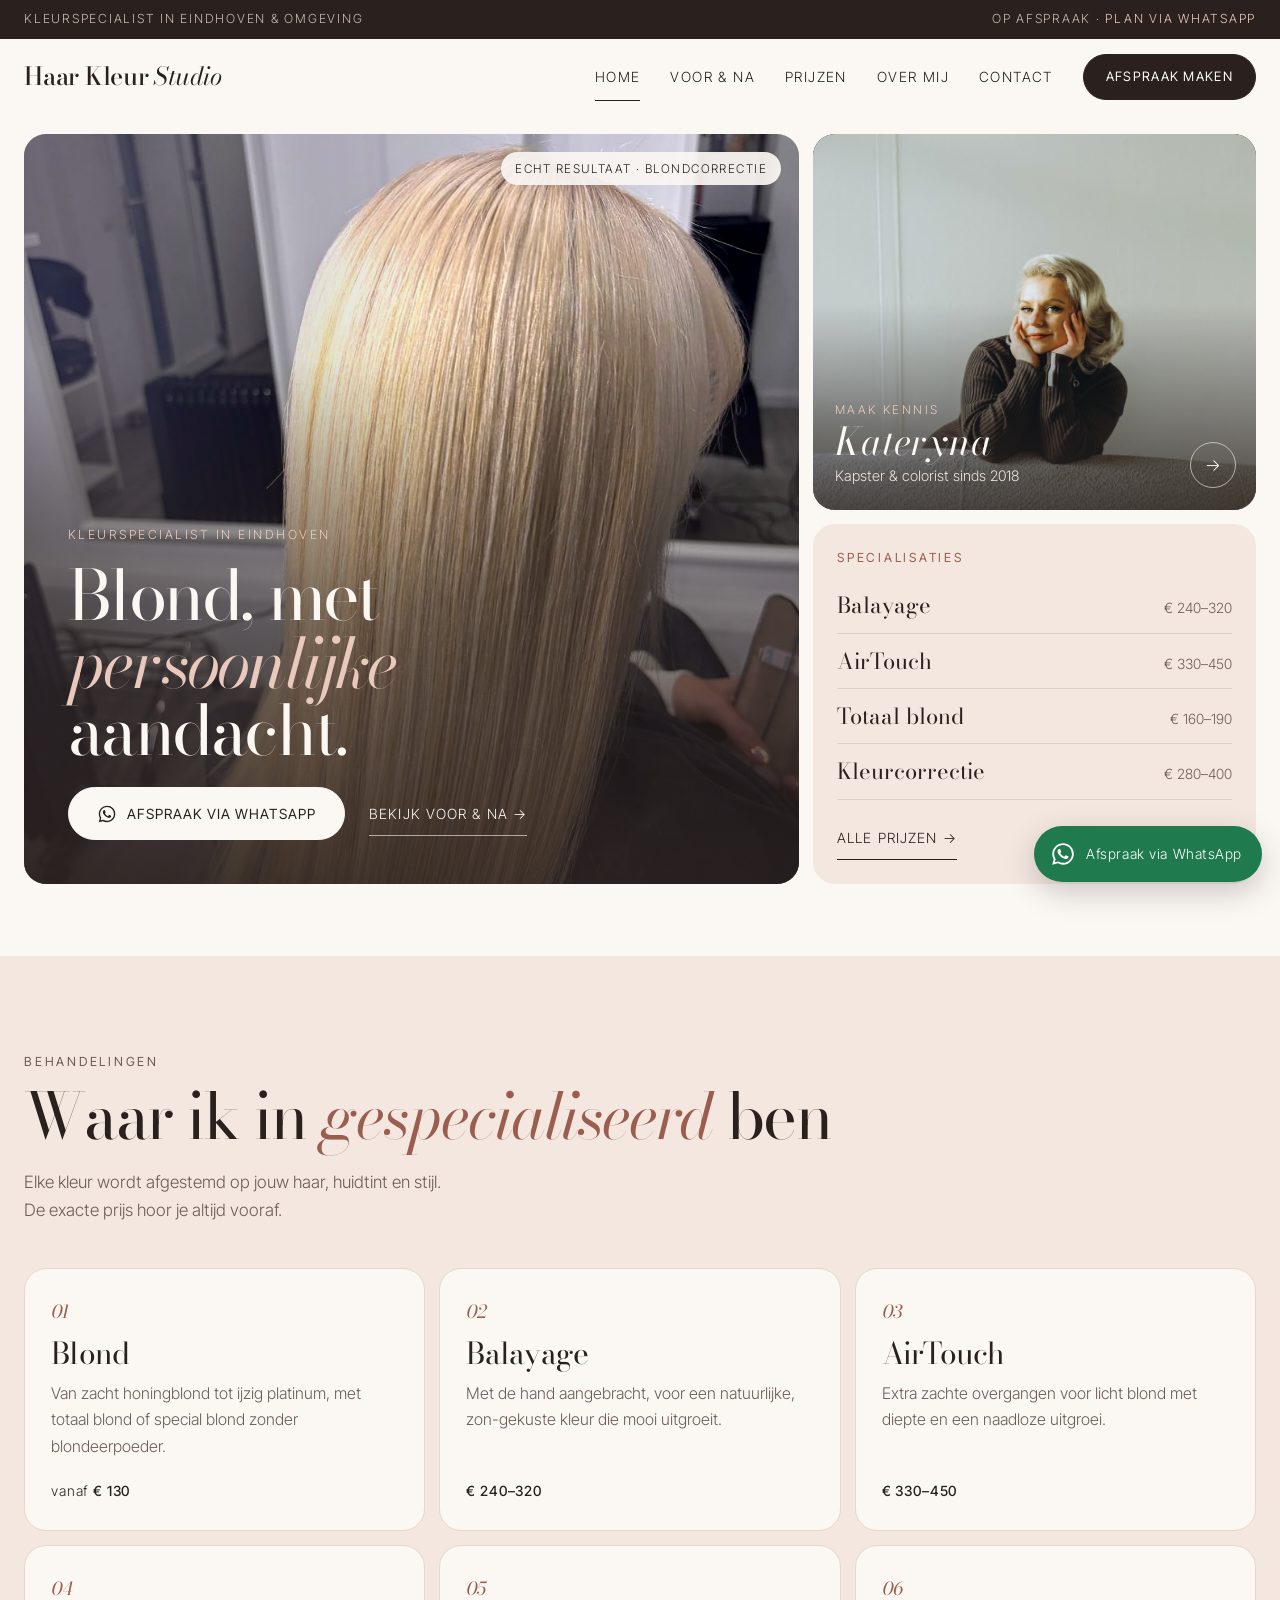
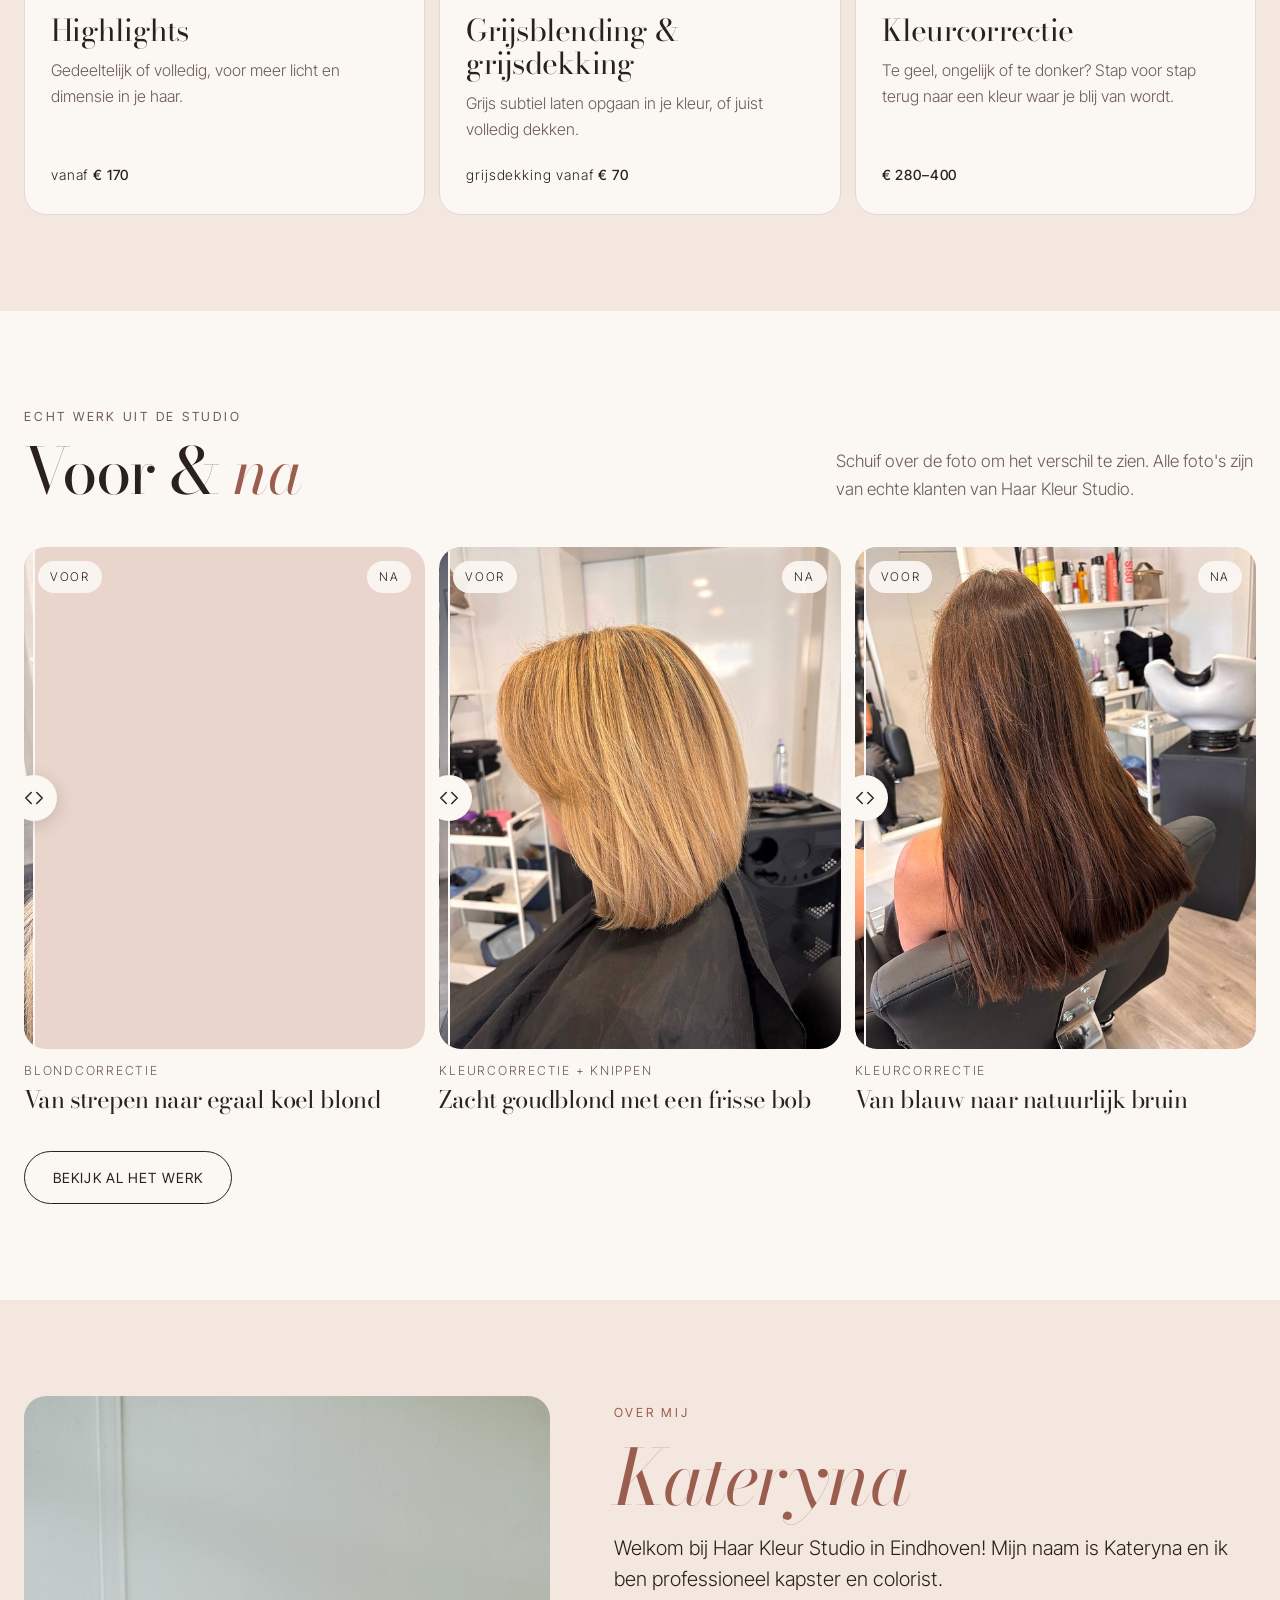
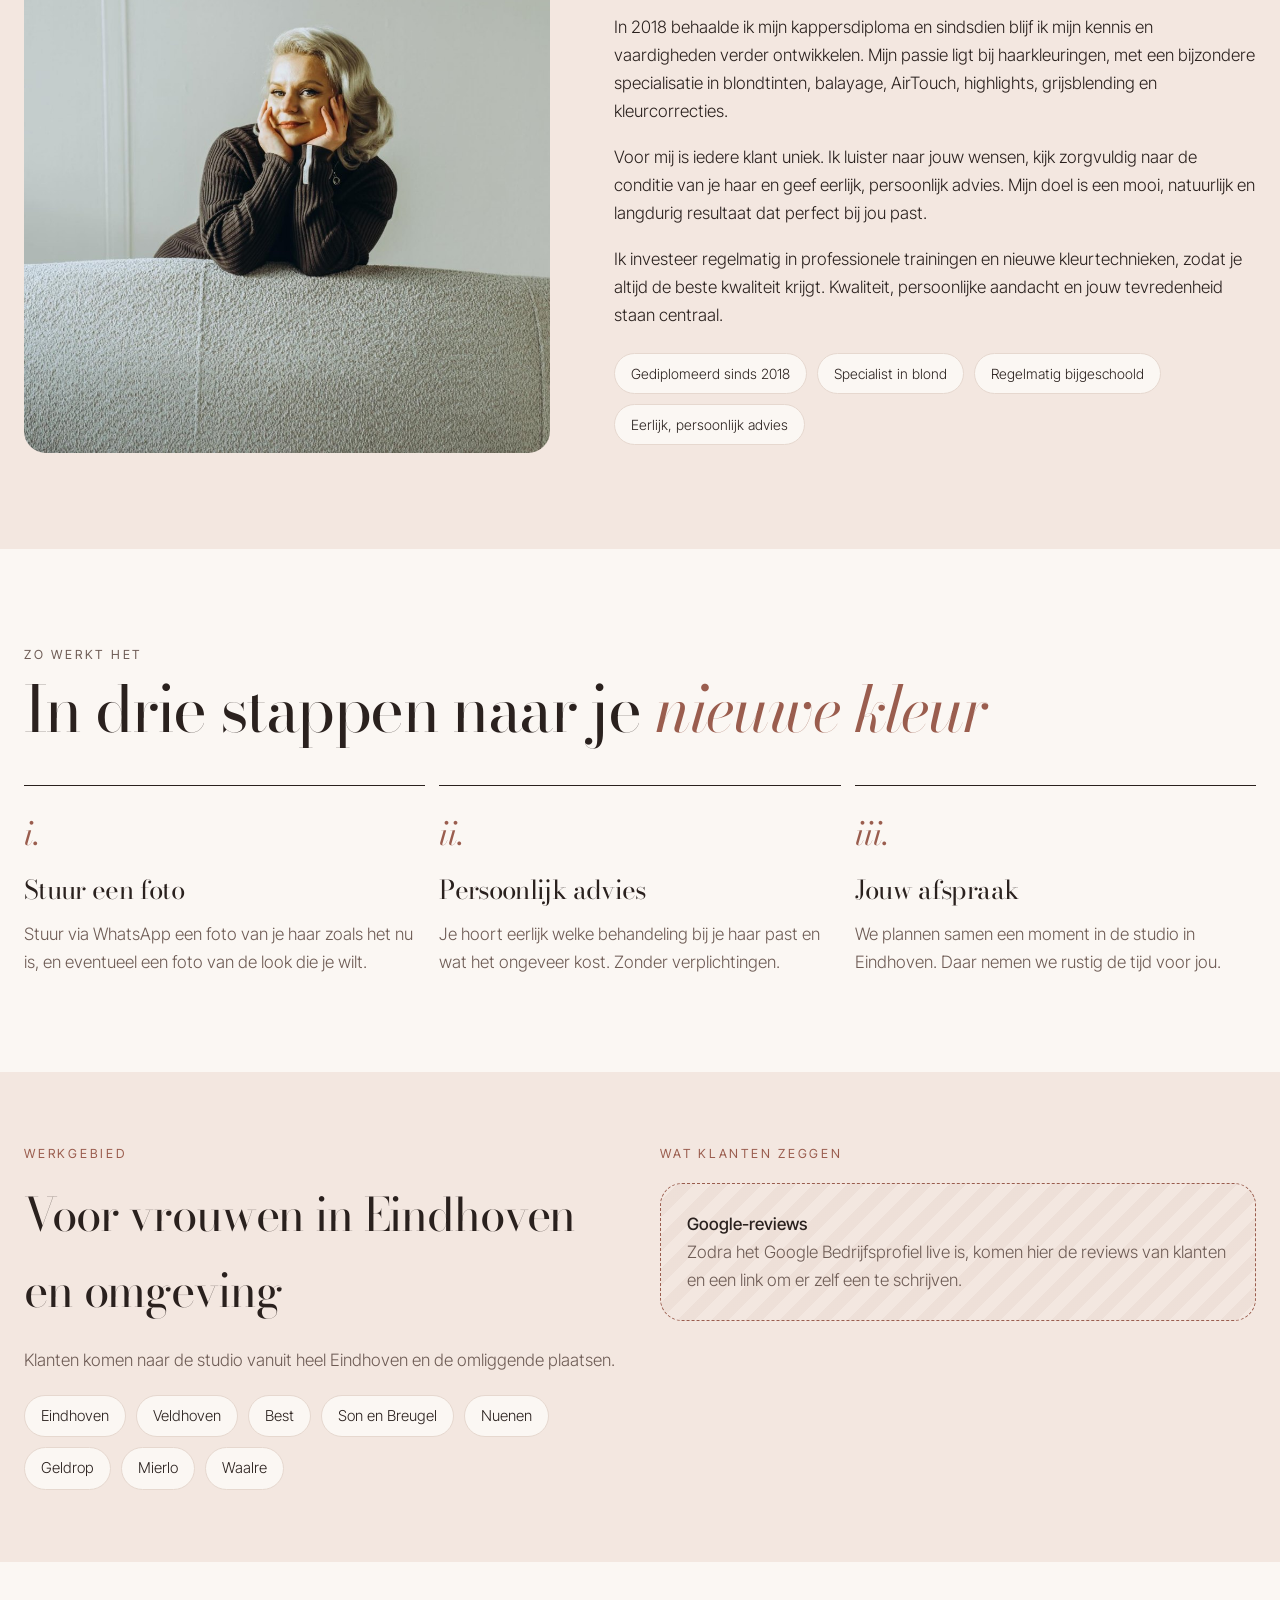
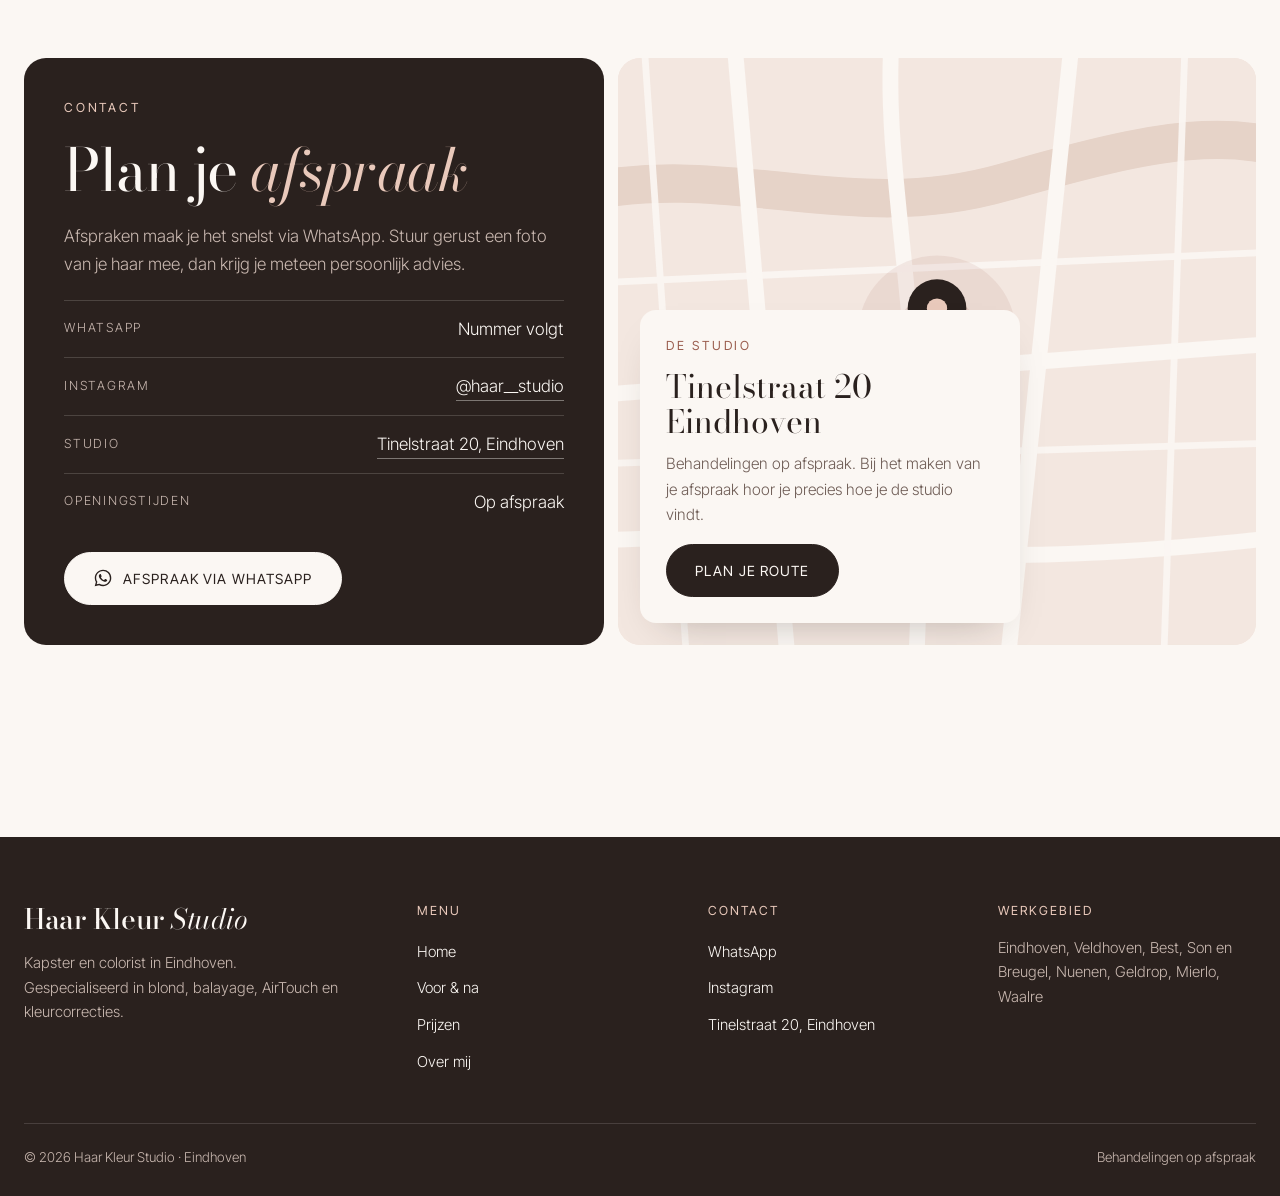
<file: index.html>
<!doctype html>
<html lang="nl">
<head>
<meta charset="utf-8">
<meta name="viewport" content="width=device-width, initial-scale=1">
<title>Haar Kleur Studio | Blond, balayage &amp; AirTouch in Eindhoven</title>
<meta name="description" content="Kapster en colorist in Eindhoven, gespecialiseerd in blond, balayage, AirTouch, highlights, grijsblending en kleurcorrecties. Persoonlijk advies en afspraak via WhatsApp.">
<link rel="canonical" href="https://haar-kleur-studio.vercel.app/">
<meta name="theme-color" content="#FBF7F3">
<meta property="og:type" content="website">
<meta property="og:locale" content="nl_NL">
<meta property="og:site_name" content="Haar Kleur Studio">
<meta property="og:title" content="Haar Kleur Studio | Blond, balayage &amp;amp; AirTouch in Eindhoven">
<meta property="og:description" content="Kapster en colorist in Eindhoven, gespecialiseerd in blond, balayage, AirTouch, highlights, grijsblending en kleurcorrecties. Persoonlijk advies en afspraak via WhatsApp.">
<meta property="og:url" content="https://haar-kleur-studio.vercel.app/">
<meta property="og:image" content="https://haar-kleur-studio.vercel.app/images/werk/blond-correctie-na.jpg">
<link rel="icon" href="/favicon.svg" type="image/svg+xml">
<link rel="preconnect" href="https://fonts.googleapis.com">
<link rel="preconnect" href="https://fonts.gstatic.com" crossorigin>
<link href="https://fonts.googleapis.com/css2?family=Bodoni+Moda:ital,opsz,wght@0,6..96,400..600;1,6..96,400..600&family=Inter+Tight:wght@300;400;500&display=swap" rel="stylesheet">
<link rel="stylesheet" href="/assets/styles.css">
<script type="application/ld+json">{"@context": "https://schema.org", "@type": "HairSalon", "@id": "https://haar-kleur-studio.vercel.app/#salon", "name": "Haar Kleur Studio", "description": "Kapster en colorist in Eindhoven, gespecialiseerd in blond, balayage, AirTouch, highlights, grijsblending en kleurcorrecties.", "url": "https://haar-kleur-studio.vercel.app/", "image": "https://haar-kleur-studio.vercel.app/images/werk/blond-correctie-na.jpg", "priceRange": "€30–€450", "address": {"@type": "PostalAddress", "streetAddress": "Tinelstraat 20", "addressLocality": "Eindhoven", "addressCountry": "NL"}, "areaServed": [{"@type": "City", "name": "Eindhoven"}, {"@type": "City", "name": "Veldhoven"}, {"@type": "City", "name": "Best"}, {"@type": "City", "name": "Son en Breugel"}, {"@type": "City", "name": "Nuenen"}, {"@type": "City", "name": "Geldrop"}, {"@type": "City", "name": "Mierlo"}, {"@type": "City", "name": "Waalre"}], "sameAs": ["https://www.instagram.com/haar__studio/"], "hasMap": "https://www.google.com/maps/search/?api=1&query=Haar%20Kleur%20Studio%20Tinelstraat%2020%20Eindhoven", "knowsAbout": ["Blond haar", "Balayage", "AirTouch", "Highlights", "Grijsblending", "Kleurcorrectie"]}</script>
</head><body>
<a class="skip" href="#main">Naar de inhoud</a>
<div class="strip"><div class="wrap"><span>Kleurspecialist in Eindhoven &amp; omgeving</span><span>Op afspraak · <a href="/#contact">Plan via WhatsApp</a></span></div></div>
<header class="site-header">
  <div class="wrap" style="position:relative">
    <a class="logo" href="/" aria-label="Haar Kleur Studio, naar home">Haar Kleur <em>Studio</em></a>
    <button class="menu-toggle" aria-expanded="false" aria-controls="nav">Menu</button>
    <nav class="nav" id="nav" aria-label="Hoofdmenu">
      <a href="/" aria-current="page">Home</a>
      <a href="/portfolio">Voor &amp; na</a>
      <a href="/prijzen">Prijzen</a>
      <a href="/#over-mij">Over mij</a>
      <a href="/#contact">Contact</a>
      <a class="btn btn-primary" href="/#contact">Afspraak maken</a>
    </nav>
  </div>
</header>
<main id="main">
<section class="hero-b" aria-label="Introductie">
  <div class="wrap hb-grid">
    <div class="hb-main">
      <img src="/images/werk/blond-correctie-na.jpg" alt="Egaal, koel blond na een blondcorrectie bij Haar Kleur Studio" width="960" height="1200" fetchpriority="high">
      <div class="hb-overlay">
        <p class="hb-kicker">Kleurspecialist in Eindhoven</p>
        <h1>Blond, met <em>persoonlijke</em> aandacht.</h1>
        <div class="hb-cta">
          <a class="btn btn-light" href="/#contact"><svg viewBox="0 0 24 24" aria-hidden="true" fill="currentColor"><path d="M12.04 2C6.58 2 2.13 6.45 2.13 11.91c0 1.75.46 3.45 1.32 4.95L2.05 22l5.25-1.38a9.9 9.9 0 0 0 4.74 1.21h.01c5.46 0 9.9-4.45 9.9-9.91 0-2.65-1.03-5.14-2.9-7.01A9.82 9.82 0 0 0 12.04 2Zm0 18.15h-.01a8.2 8.2 0 0 1-4.19-1.15l-.3-.18-3.12.82.83-3.04-.2-.31a8.21 8.21 0 0 1-1.26-4.38c0-4.54 3.7-8.23 8.25-8.23 2.2 0 4.27.86 5.83 2.42a8.18 8.18 0 0 1 2.41 5.82c0 4.54-3.7 8.23-8.24 8.23Zm4.52-6.16c-.25-.12-1.47-.72-1.69-.81-.23-.08-.39-.12-.56.13-.16.25-.64.81-.79.97-.14.17-.29.19-.54.06-.25-.12-1.05-.39-1.99-1.23-.74-.66-1.23-1.47-1.38-1.72-.14-.25-.01-.38.11-.5.11-.11.25-.29.37-.43.13-.15.17-.25.25-.42.08-.16.04-.31-.02-.43-.06-.13-.56-1.35-.76-1.84-.2-.49-.41-.42-.56-.43h-.48c-.17 0-.43.06-.66.31-.22.25-.86.85-.86 2.07 0 1.21.88 2.39 1 2.55.12.17 1.74 2.65 4.21 3.72.59.25 1.05.41 1.41.52.59.19 1.13.16 1.56.1.47-.07 1.47-.6 1.67-1.18.21-.58.21-1.07.14-1.18-.06-.1-.22-.16-.47-.29Z"/></svg><span>Afspraak via WhatsApp</span></a>
          <a class="hb-link" href="/portfolio">Bekijk voor &amp; na →</a>
        </div>
      </div>
      <span class="hb-tag">Echt resultaat · Blondcorrectie</span>
    </div>
    <div class="hb-side">
      <a class="hb-meet" href="/#over-mij">
        <img src="/images/kateryna.jpg" alt="Kateryna, kapster en colorist" width="980" height="1225">
        <span class="hb-meet-txt"><span class="hb-small">Maak kennis</span><span class="hb-name">Kateryna</span><span class="hb-role">Kapster &amp; colorist sinds 2018</span></span>
        <span class="hb-arrow" aria-hidden="true">→</span>
      </a>
      <div class="hb-menu">
        <p class="eyebrow">Specialisaties</p>
        <ul>
          <li><span>Balayage</span><span>€ 240–320</span></li>
          <li><span>AirTouch</span><span>€ 330–450</span></li>
          <li><span>Totaal blond</span><span>€ 160–190</span></li>
          <li><span>Kleurcorrectie</span><span>€ 280–400</span></li>
        </ul>
        <a class="link-arrow" href="/prijzen">Alle prijzen →</a>
      </div>
    </div>
  </div>
</section>

<section class="sec sec-blush" id="specialisaties">
  <div class="wrap">
    <div class="sec-head">
      <div><p class="eyebrow">Behandelingen</p><h2 class="h2" style="margin-top:12px">Waar ik in <em>gespecialiseerd</em> ben</h2></div>
      <p>Elke kleur wordt afgestemd op jouw haar, huidtint en stijl. De exacte prijs hoor je altijd vooraf.</p>
    </div>
    <div class="specs">
<a class="spec reveal" href="/prijzen"><span class="num">01</span><h3>Blond</h3><p>Van zacht honingblond tot ijzig platinum, met totaal blond of special blond zonder blondeerpoeder.</p><span class="from">vanaf <strong>€ 130</strong></span></a>
<a class="spec reveal" href="/prijzen"><span class="num">02</span><h3>Balayage</h3><p>Met de hand aangebracht, voor een natuurlijke, zon-gekuste kleur die mooi uitgroeit.</p><span class="from"><strong>€ 240–320</strong></span></a>
<a class="spec reveal" href="/prijzen"><span class="num">03</span><h3>AirTouch</h3><p>Extra zachte overgangen voor licht blond met diepte en een naadloze uitgroei.</p><span class="from"><strong>€ 330–450</strong></span></a>
<a class="spec reveal" href="/prijzen"><span class="num">04</span><h3>Highlights</h3><p>Gedeeltelijk of volledig, voor meer licht en dimensie in je haar.</p><span class="from">vanaf <strong>€ 170</strong></span></a>
<a class="spec reveal" href="/prijzen"><span class="num">05</span><h3>Grijsblending &amp; grijsdekking</h3><p>Grijs subtiel laten opgaan in je kleur, of juist volledig dekken.</p><span class="from">grijsdekking vanaf <strong>€ 70</strong></span></a>
<a class="spec reveal" href="/prijzen"><span class="num">06</span><h3>Kleurcorrectie</h3><p>Te geel, ongelijk of te donker? Stap voor stap terug naar een kleur waar je blij van wordt.</p><span class="from"><strong>€ 280–400</strong></span></a>
    </div>
    <p class="swipe-hint">Swipe voor meer behandelingen →</p>
  </div>
</section>

<section class="sec" id="werk">
  <div class="wrap">
    <div class="sec-head">
      <div><p class="eyebrow">Echt werk uit de studio</p><h2 class="h2" style="margin-top:12px">Voor &amp; <em>na</em></h2></div>
      <p>Schuif over de foto om het verschil te zien. Alle foto's zijn van echte klanten van Haar Kleur Studio.</p>
    </div>
    <div class="ba-grid">
<figure class="ba-item reveal" data-cat="blond correctie">
  <div class="ba">
    <img class="ba-after" src="/images/werk/blond-correctie-na-600.jpg" srcset="/images/werk/blond-correctie-na-600.jpg 600w, /images/werk/blond-correctie-na.jpg 960w" sizes="(max-width:600px) 92vw, (max-width:900px) 46vw, 400px" width="600" height="750" alt="Van strepen naar egaal koel blond – na de behandeling" loading="lazy" decoding="async">
    <img class="ba-before" src="/images/werk/blond-correctie-voor-600.jpg" srcset="/images/werk/blond-correctie-voor-600.jpg 600w, /images/werk/blond-correctie-voor.jpg 960w" sizes="(max-width:600px) 92vw, (max-width:900px) 46vw, 400px" width="600" height="750" alt="Van strepen naar egaal koel blond – voor de behandeling" loading="lazy" decoding="async">
    <span class="ba-line"></span>
    <span class="lbl lbl-voor">Voor</span><span class="lbl lbl-na">Na</span>
    <input type="range" min="0" max="100" value="50" aria-label="Vergelijk voor en na: Van strepen naar egaal koel blond">
    <span class="ba-knob"><svg viewBox="0 0 24 24" aria-hidden="true" fill="none" stroke="currentColor" stroke-width="1.6" stroke-linecap="round" stroke-linejoin="round"><path d="M9 6 3 12l6 6M15 6l6 6-6 6"/></svg></span>
  </div>
  <figcaption class="ba-cap"><h3>Van strepen naar egaal koel blond</h3><span>Blondcorrectie</span></figcaption>
</figure>
<figure class="ba-item reveal" data-cat="blond correctie">
  <div class="ba">
    <img class="ba-after" src="/images/werk/goudblond-bob-na-600.jpg" srcset="/images/werk/goudblond-bob-na-600.jpg 600w, /images/werk/goudblond-bob-na.jpg 960w" sizes="(max-width:600px) 92vw, (max-width:900px) 46vw, 400px" width="600" height="750" alt="Zacht goudblond met een frisse bob – na de behandeling" loading="lazy" decoding="async">
    <img class="ba-before" src="/images/werk/goudblond-bob-voor-600.jpg" srcset="/images/werk/goudblond-bob-voor-600.jpg 600w, /images/werk/goudblond-bob-voor.jpg 960w" sizes="(max-width:600px) 92vw, (max-width:900px) 46vw, 400px" width="600" height="750" alt="Zacht goudblond met een frisse bob – voor de behandeling" loading="lazy" decoding="async">
    <span class="ba-line"></span>
    <span class="lbl lbl-voor">Voor</span><span class="lbl lbl-na">Na</span>
    <input type="range" min="0" max="100" value="50" aria-label="Vergelijk voor en na: Zacht goudblond met een frisse bob">
    <span class="ba-knob"><svg viewBox="0 0 24 24" aria-hidden="true" fill="none" stroke="currentColor" stroke-width="1.6" stroke-linecap="round" stroke-linejoin="round"><path d="M9 6 3 12l6 6M15 6l6 6-6 6"/></svg></span>
  </div>
  <figcaption class="ba-cap"><h3>Zacht goudblond met een frisse bob</h3><span>Kleurcorrectie + knippen</span></figcaption>
</figure>
<figure class="ba-item reveal" data-cat="correctie">
  <div class="ba">
    <img class="ba-after" src="/images/werk/blauw-naar-bruin-na-600.jpg" srcset="/images/werk/blauw-naar-bruin-na-600.jpg 600w, /images/werk/blauw-naar-bruin-na.jpg 960w" sizes="(max-width:600px) 92vw, (max-width:900px) 46vw, 400px" width="600" height="750" alt="Van blauw naar natuurlijk bruin – na de behandeling" loading="lazy" decoding="async">
    <img class="ba-before" src="/images/werk/blauw-naar-bruin-voor-600.jpg" srcset="/images/werk/blauw-naar-bruin-voor-600.jpg 600w, /images/werk/blauw-naar-bruin-voor.jpg 960w" sizes="(max-width:600px) 92vw, (max-width:900px) 46vw, 400px" width="600" height="750" alt="Van blauw naar natuurlijk bruin – voor de behandeling" loading="lazy" decoding="async">
    <span class="ba-line"></span>
    <span class="lbl lbl-voor">Voor</span><span class="lbl lbl-na">Na</span>
    <input type="range" min="0" max="100" value="50" aria-label="Vergelijk voor en na: Van blauw naar natuurlijk bruin">
    <span class="ba-knob"><svg viewBox="0 0 24 24" aria-hidden="true" fill="none" stroke="currentColor" stroke-width="1.6" stroke-linecap="round" stroke-linejoin="round"><path d="M9 6 3 12l6 6M15 6l6 6-6 6"/></svg></span>
  </div>
  <figcaption class="ba-cap"><h3>Van blauw naar natuurlijk bruin</h3><span>Kleurcorrectie</span></figcaption>
</figure>
    </div>
    <div style="margin-top:36px"><a class="btn btn-ghost" href="/portfolio">Bekijk al het werk</a></div>
  </div>
</section>

<section class="sec sec-blush" id="over-mij">
  <div class="wrap about">
    <div class="about-img reveal"><img src="/images/kateryna.jpg" alt="Kateryna, kapster en colorist bij Haar Kleur Studio" width="980" height="1225" loading="lazy"></div>
    <div class="txt reveal">
      <p class="eyebrow">Over mij</p>
      <h2><em>Kateryna</em></h2>
      <p class="first">Welkom bij Haar Kleur Studio in Eindhoven! Mijn naam is Kateryna en ik ben professioneel kapster en colorist.</p>
      <p>In 2018 behaalde ik mijn kappersdiploma en sindsdien blijf ik mijn kennis en vaardigheden verder ontwikkelen. Mijn passie ligt bij haarkleuringen, met een bijzondere specialisatie in blondtinten, balayage, AirTouch, highlights, grijsblending en kleurcorrecties.</p>
      <p>Voor mij is iedere klant uniek. Ik luister naar jouw wensen, kijk zorgvuldig naar de conditie van je haar en geef eerlijk, persoonlijk advies. Mijn doel is een mooi, natuurlijk en langdurig resultaat dat perfect bij jou past.</p>
      <p>Ik investeer regelmatig in professionele trainingen en nieuwe kleurtechnieken, zodat je altijd de beste kwaliteit krijgt. Kwaliteit, persoonlijke aandacht en jouw tevredenheid staan centraal.</p>
      <div class="facts"><span>Gediplomeerd sinds 2018</span><span>Specialist in blond</span><span>Regelmatig bijgeschoold</span><span>Eerlijk, persoonlijk advies</span></div>
    </div>
  </div>
</section>

<section class="sec">
  <div class="wrap">
    <div class="sec-head"><div><p class="eyebrow">Zo werkt het</p><h2 class="h2" style="margin-top:12px">In drie stappen naar je <em>nieuwe kleur</em></h2></div></div>
    <div class="steps">
<div class="step reveal"><span class="n">i.</span><h3>Stuur een foto</h3><p>Stuur via WhatsApp een foto van je haar zoals het nu is, en eventueel een foto van de look die je wilt.</p></div>
<div class="step reveal"><span class="n">ii.</span><h3>Persoonlijk advies</h3><p>Je hoort eerlijk welke behandeling bij je haar past en wat het ongeveer kost. Zonder verplichtingen.</p></div>
<div class="step reveal"><span class="n">iii.</span><h3>Jouw afspraak</h3><p>We plannen samen een moment in de studio in Eindhoven. Daar nemen we rustig de tijd voor jou.</p></div>
    </div>
  </div>
</section>

<section class="sec sec-blush" style="padding:72px 0">
  <div class="wrap" style="display:grid;gap:40px;grid-template-columns:repeat(auto-fit,minmax(300px,1fr));align-items:start">
    <div class="reveal">
      <p class="eyebrow">Werkgebied</p>
      <h2 style="font-size:clamp(32px,3.6vw,46px);margin:12px 0 18px">Voor vrouwen in Eindhoven en omgeving</h2>
      <p class="muted" style="margin:0 0 20px">Klanten komen naar de studio vanuit heel Eindhoven en de omliggende plaatsen.</p>
      <div class="area"><span>Eindhoven</span><span>Veldhoven</span><span>Best</span><span>Son en Breugel</span><span>Nuenen</span><span>Geldrop</span><span>Mierlo</span><span>Waalre</span></div>
    </div>
    <div>
      <p class="eyebrow" style="margin-bottom:18px">Wat klanten zeggen</p>
      <div class="ph reveal"><strong>Google-reviews</strong><br>Zodra het Google Bedrijfsprofiel live is, komen hier de reviews van klanten en een link om er zelf een te schrijven.</div>
    </div>
  </div>
</section>

<section class="sec" id="contact">
  <div class="wrap contact">
    <div class="contact-card reveal">
      <p class="eyebrow" style="color:var(--night-accent)">Contact</p>
      <h2>Plan je <em>afspraak</em></h2>
      <p>Afspraken maak je het snelst via WhatsApp. Stuur gerust een foto van je haar mee, dan krijg je meteen persoonlijk advies.</p>
      <ul class="contact-list">
        <li><span>WhatsApp</span><span>Nummer volgt</span></li>
        <li><span>Instagram</span><a href="https://www.instagram.com/haar__studio/" rel="noopener">@haar__studio</a></li>
        <li><span>Studio</span><a href="https://www.google.com/maps/search/?api=1&amp;query=Haar%20Kleur%20Studio%20Tinelstraat%2020%20Eindhoven" rel="noopener">Tinelstraat 20, Eindhoven</a></li>
        <li><span>Openingstijden</span><span>Op afspraak</span></li>
      </ul>
      <div class="btns">
        <a class="btn btn-light" href="/#contact"><svg viewBox="0 0 24 24" aria-hidden="true" fill="currentColor"><path d="M12.04 2C6.58 2 2.13 6.45 2.13 11.91c0 1.75.46 3.45 1.32 4.95L2.05 22l5.25-1.38a9.9 9.9 0 0 0 4.74 1.21h.01c5.46 0 9.9-4.45 9.9-9.91 0-2.65-1.03-5.14-2.9-7.01A9.82 9.82 0 0 0 12.04 2Zm0 18.15h-.01a8.2 8.2 0 0 1-4.19-1.15l-.3-.18-3.12.82.83-3.04-.2-.31a8.21 8.21 0 0 1-1.26-4.38c0-4.54 3.7-8.23 8.25-8.23 2.2 0 4.27.86 5.83 2.42a8.18 8.18 0 0 1 2.41 5.82c0 4.54-3.7 8.23-8.24 8.23Zm4.52-6.16c-.25-.12-1.47-.72-1.69-.81-.23-.08-.39-.12-.56.13-.16.25-.64.81-.79.97-.14.17-.29.19-.54.06-.25-.12-1.05-.39-1.99-1.23-.74-.66-1.23-1.47-1.38-1.72-.14-.25-.01-.38.11-.5.11-.11.25-.29.37-.43.13-.15.17-.25.25-.42.08-.16.04-.31-.02-.43-.06-.13-.56-1.35-.76-1.84-.2-.49-.41-.42-.56-.43h-.48c-.17 0-.43.06-.66.31-.22.25-.86.85-.86 2.07 0 1.21.88 2.39 1 2.55.12.17 1.74 2.65 4.21 3.72.59.25 1.05.41 1.41.52.59.19 1.13.16 1.56.1.47-.07 1.47-.6 1.67-1.18.21-.58.21-1.07.14-1.18-.06-.1-.22-.16-.47-.29Z"/></svg><span>Afspraak via WhatsApp</span></a>
      </div>
    </div>
    <div class="visit reveal">
      <svg class="visit-map" viewBox="0 0 600 520" preserveAspectRatio="xMidYMid slice" aria-hidden="true">
        <rect width="600" height="520" fill="#F3E7E0"/>
        <path d="M-20 120 C 120 90, 220 150, 360 110 S 560 60, 640 90" stroke="#E6D3C8" stroke-width="34" fill="none" stroke-linecap="round"/>
        <g stroke="#FBF7F3" stroke-width="14" fill="none" stroke-linecap="round">
          <path d="M-20 300 L 640 250"/><path d="M120 -20 L 170 560"/><path d="M420 -20 L 360 560"/>
          <path d="M-20 430 C 150 410, 260 470, 640 420"/><path d="M260 -20 C 250 120, 300 260, 280 560"/>
        </g>
        <g stroke="#FBF7F3" stroke-width="6" fill="none" stroke-linecap="round" opacity=".9">
          <path d="M-20 200 L 640 170"/><path d="M40 -20 L 80 560"/><path d="M520 -20 L 500 560"/><path d="M-20 360 L 640 340"/>
        </g>
        <circle cx="300" cy="245" r="70" fill="#9A5D4E" opacity=".10"/>
        <circle cx="300" cy="245" r="36" fill="#9A5D4E" opacity=".16"/>
        <path d="M300 268 C 300 268, 274 238, 274 222 a26 26 0 0 1 52 0 C 326 238, 300 268, 300 268 Z" fill="#2A211E"/>
        <circle cx="300" cy="222" r="9" fill="#E9C9BB"/>
      </svg>
      <div class="visit-card">
        <p class="eyebrow">De studio</p>
        <p class="visit-addr">Tinelstraat 20<br>Eindhoven</p>
        <p class="visit-note">Behandelingen op afspraak. Bij het maken van je afspraak hoor je precies hoe je de studio vindt.</p>
        <a class="btn btn-primary" href="https://www.google.com/maps/dir/?api=1&amp;destination=Haar%20Kleur%20Studio%20Tinelstraat%2020%20Eindhoven" rel="noopener">Plan je route</a>
      </div>
    </div>
  </div>
</section>
</main>
<footer class="site-footer">
  <div class="wrap">
    <div class="footer-grid">
      <div>
        <a class="logo" href="/">Haar Kleur <em>Studio</em></a>
        <p style="margin:0;max-width:320px">Kapster en colorist in Eindhoven. Gespecialiseerd in blond, balayage, AirTouch en kleurcorrecties.</p>
      </div>
      <div>
        <h3>Menu</h3>
        <ul><li><a href="/">Home</a></li><li><a href="/portfolio">Voor &amp; na</a></li><li><a href="/prijzen">Prijzen</a></li><li><a href="/#over-mij">Over mij</a></li></ul>
      </div>
      <div>
        <h3>Contact</h3>
        <ul><li><a href="/#contact">WhatsApp</a></li><li><a href="https://www.instagram.com/haar__studio/" rel="noopener">Instagram</a></li><li><a href="https://www.google.com/maps/search/?api=1&amp;query=Haar%20Kleur%20Studio%20Tinelstraat%2020%20Eindhoven" rel="noopener">Tinelstraat 20, Eindhoven</a></li></ul>
      </div>
      <div>
        <h3>Werkgebied</h3>
        <p style="margin:0">Eindhoven, Veldhoven, Best, Son en Breugel, Nuenen, Geldrop, Mierlo, Waalre</p>
      </div>
    </div>
    <div class="footer-bottom"><span>© 2026 Haar Kleur Studio · Eindhoven</span><span>Behandelingen op afspraak</span></div>
  </div>
</footer>
<a class="wa-fab" href="/#contact" aria-label="Afspraak maken via WhatsApp"><svg viewBox="0 0 24 24" aria-hidden="true" fill="currentColor"><path d="M12.04 2C6.58 2 2.13 6.45 2.13 11.91c0 1.75.46 3.45 1.32 4.95L2.05 22l5.25-1.38a9.9 9.9 0 0 0 4.74 1.21h.01c5.46 0 9.9-4.45 9.9-9.91 0-2.65-1.03-5.14-2.9-7.01A9.82 9.82 0 0 0 12.04 2Zm0 18.15h-.01a8.2 8.2 0 0 1-4.19-1.15l-.3-.18-3.12.82.83-3.04-.2-.31a8.21 8.21 0 0 1-1.26-4.38c0-4.54 3.7-8.23 8.25-8.23 2.2 0 4.27.86 5.83 2.42a8.18 8.18 0 0 1 2.41 5.82c0 4.54-3.7 8.23-8.24 8.23Zm4.52-6.16c-.25-.12-1.47-.72-1.69-.81-.23-.08-.39-.12-.56.13-.16.25-.64.81-.79.97-.14.17-.29.19-.54.06-.25-.12-1.05-.39-1.99-1.23-.74-.66-1.23-1.47-1.38-1.72-.14-.25-.01-.38.11-.5.11-.11.25-.29.37-.43.13-.15.17-.25.25-.42.08-.16.04-.31-.02-.43-.06-.13-.56-1.35-.76-1.84-.2-.49-.41-.42-.56-.43h-.48c-.17 0-.43.06-.66.31-.22.25-.86.85-.86 2.07 0 1.21.88 2.39 1 2.55.12.17 1.74 2.65 4.21 3.72.59.25 1.05.41 1.41.52.59.19 1.13.16 1.56.1.47-.07 1.47-.6 1.67-1.18.21-.58.21-1.07.14-1.18-.06-.1-.22-.16-.47-.29Z"/></svg><span class="wa-txt">Afspraak via WhatsApp</span></a>
<script src="/assets/app.js" defer></script>
</body>
</html>
</file>
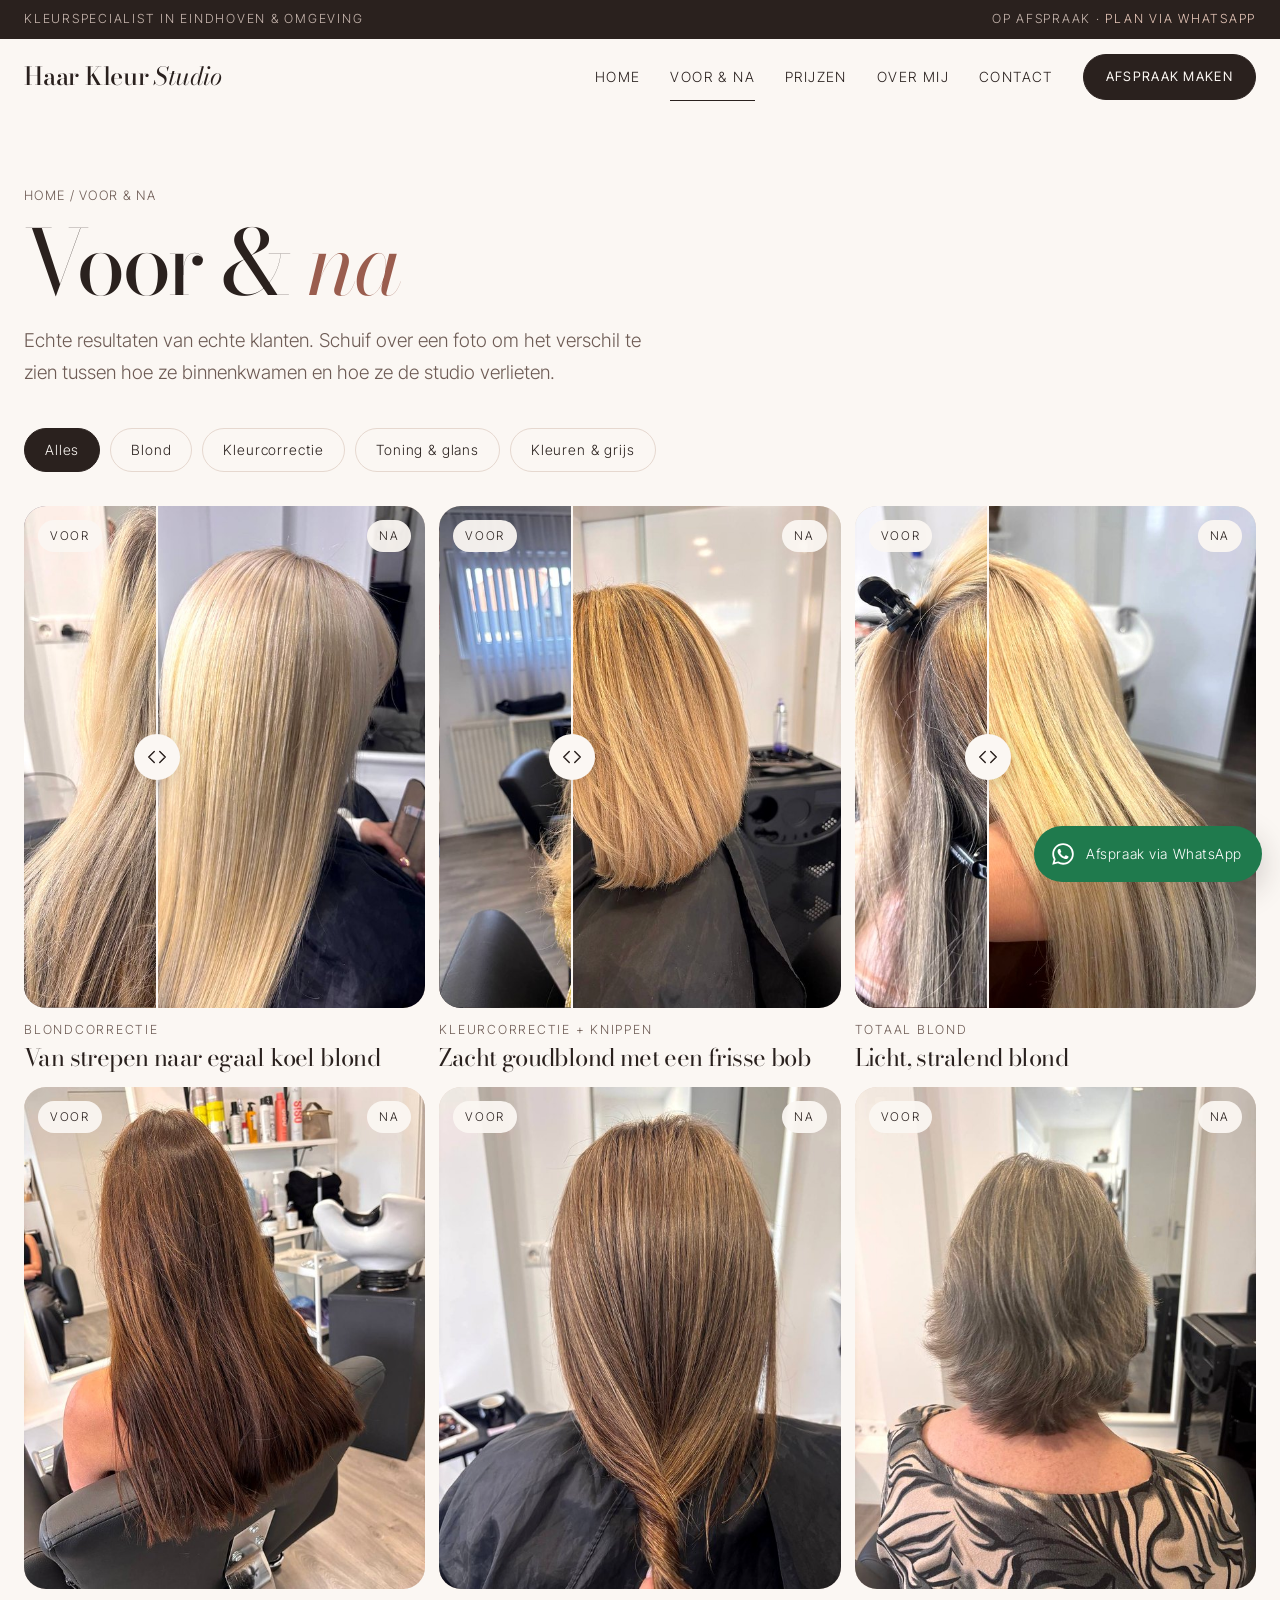
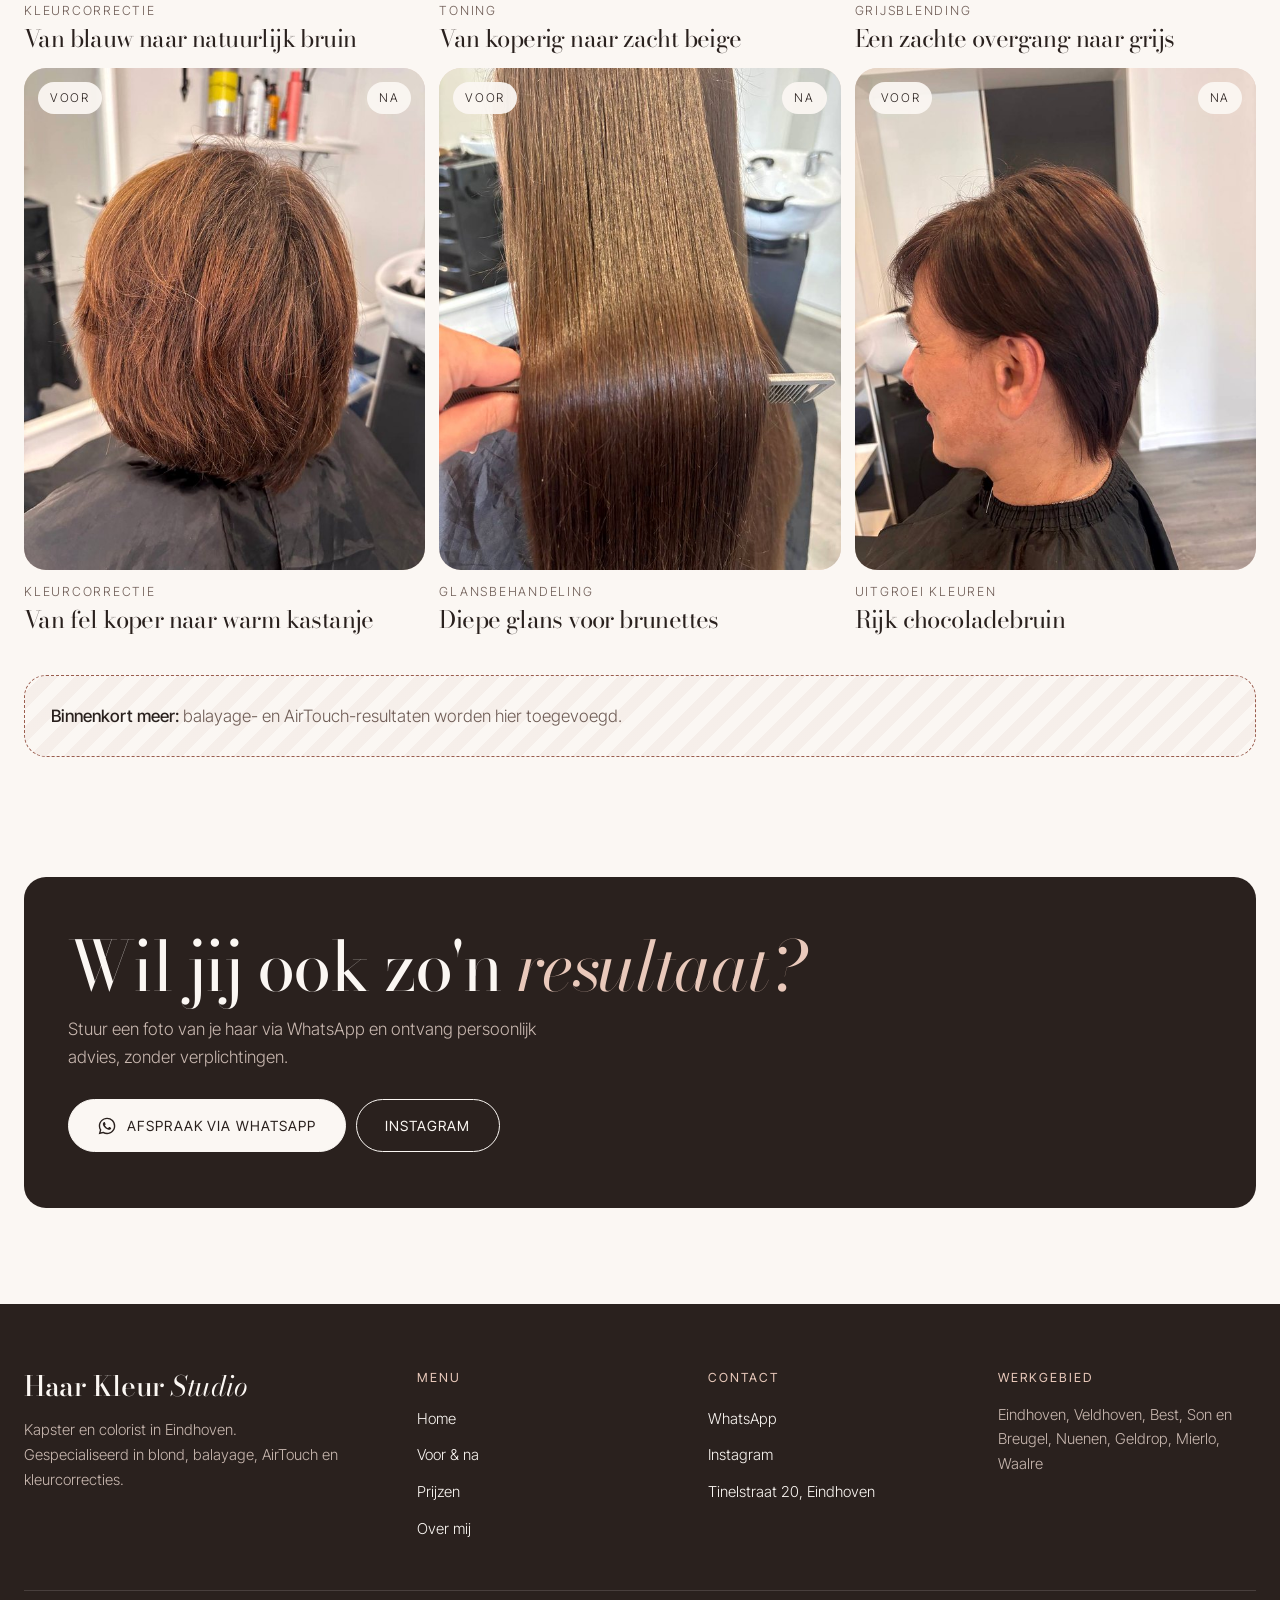
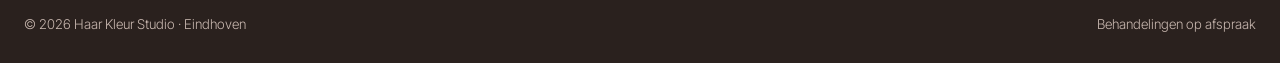
<file: portfolio.html>
<!doctype html>
<html lang="nl">
<head>
<meta charset="utf-8">
<meta name="viewport" content="width=device-width, initial-scale=1">
<title>Voor &amp; na | Haar Kleur Studio Eindhoven</title>
<meta name="description" content="Bekijk echte voor- en na-foto&#x27;s van blond, balayage, toning, grijsblending en kleurcorrecties bij Haar Kleur Studio in Eindhoven.">
<link rel="canonical" href="https://haar-kleur-studio.vercel.app/portfolio">
<meta name="theme-color" content="#FBF7F3">
<meta property="og:type" content="website">
<meta property="og:locale" content="nl_NL">
<meta property="og:site_name" content="Haar Kleur Studio">
<meta property="og:title" content="Voor &amp;amp; na | Haar Kleur Studio Eindhoven">
<meta property="og:description" content="Bekijk echte voor- en na-foto&#x27;s van blond, balayage, toning, grijsblending en kleurcorrecties bij Haar Kleur Studio in Eindhoven.">
<meta property="og:url" content="https://haar-kleur-studio.vercel.app/portfolio">
<meta property="og:image" content="https://haar-kleur-studio.vercel.app/images/werk/goudblond-bob-na.jpg">
<link rel="icon" href="/favicon.svg" type="image/svg+xml">
<link rel="preconnect" href="https://fonts.googleapis.com">
<link rel="preconnect" href="https://fonts.gstatic.com" crossorigin>
<link href="https://fonts.googleapis.com/css2?family=Bodoni+Moda:ital,opsz,wght@0,6..96,400..600;1,6..96,400..600&family=Inter+Tight:wght@300;400;500&display=swap" rel="stylesheet">
<link rel="stylesheet" href="/assets/styles.css">
<script type="application/ld+json">{"@context": "https://schema.org", "@type": "HairSalon", "@id": "https://haar-kleur-studio.vercel.app/#salon", "name": "Haar Kleur Studio", "description": "Kapster en colorist in Eindhoven, gespecialiseerd in blond, balayage, AirTouch, highlights, grijsblending en kleurcorrecties.", "url": "https://haar-kleur-studio.vercel.app/", "image": "https://haar-kleur-studio.vercel.app/images/werk/blond-correctie-na.jpg", "priceRange": "€30–€450", "address": {"@type": "PostalAddress", "streetAddress": "Tinelstraat 20", "addressLocality": "Eindhoven", "addressCountry": "NL"}, "areaServed": [{"@type": "City", "name": "Eindhoven"}, {"@type": "City", "name": "Veldhoven"}, {"@type": "City", "name": "Best"}, {"@type": "City", "name": "Son en Breugel"}, {"@type": "City", "name": "Nuenen"}, {"@type": "City", "name": "Geldrop"}, {"@type": "City", "name": "Mierlo"}, {"@type": "City", "name": "Waalre"}], "sameAs": ["https://www.instagram.com/haar__studio/"], "hasMap": "https://www.google.com/maps/search/?api=1&query=Haar%20Kleur%20Studio%20Tinelstraat%2020%20Eindhoven", "knowsAbout": ["Blond haar", "Balayage", "AirTouch", "Highlights", "Grijsblending", "Kleurcorrectie"]}</script>
</head><body>
<a class="skip" href="#main">Naar de inhoud</a>
<div class="strip"><div class="wrap"><span>Kleurspecialist in Eindhoven &amp; omgeving</span><span>Op afspraak · <a href="/#contact">Plan via WhatsApp</a></span></div></div>
<header class="site-header">
  <div class="wrap" style="position:relative">
    <a class="logo" href="/" aria-label="Haar Kleur Studio, naar home">Haar Kleur <em>Studio</em></a>
    <button class="menu-toggle" aria-expanded="false" aria-controls="nav">Menu</button>
    <nav class="nav" id="nav" aria-label="Hoofdmenu">
      <a href="/">Home</a>
      <a href="/portfolio" aria-current="page">Voor &amp; na</a>
      <a href="/prijzen">Prijzen</a>
      <a href="/#over-mij">Over mij</a>
      <a href="/#contact">Contact</a>
      <a class="btn btn-primary" href="/#contact">Afspraak maken</a>
    </nav>
  </div>
</header>
<main id="main">
<section class="page-hero">
  <div class="wrap">
    <p class="crumbs"><a href="/">Home</a> / Voor &amp; na</p>
    <h1>Voor &amp; <em>na</em></h1>
    <p class="lead">Echte resultaten van echte klanten. Schuif over een foto om het verschil te zien tussen hoe ze binnenkwamen en hoe ze de studio verlieten.</p>
  </div>
</section>
<section style="padding-bottom:24px">
  <div class="wrap">
    <div class="filters" role="group" aria-label="Filter op behandeling">
      <button type="button" data-filter="alle" aria-pressed="true">Alles</button>
      <button type="button" data-filter="blond" aria-pressed="false">Blond</button>
      <button type="button" data-filter="correctie" aria-pressed="false">Kleurcorrectie</button>
      <button type="button" data-filter="toning" aria-pressed="false">Toning &amp; glans</button>
      <button type="button" data-filter="kleur" aria-pressed="false">Kleuren &amp; grijs</button>
    </div>
    <div class="ba-grid">
<figure class="ba-item reveal" data-cat="blond correctie">
  <div class="ba">
    <img class="ba-after" src="/images/werk/blond-correctie-na-600.jpg" srcset="/images/werk/blond-correctie-na-600.jpg 600w, /images/werk/blond-correctie-na.jpg 960w" sizes="(max-width:600px) 92vw, (max-width:900px) 46vw, 400px" width="600" height="750" alt="Van strepen naar egaal koel blond – na de behandeling" loading="lazy" decoding="async">
    <img class="ba-before" src="/images/werk/blond-correctie-voor-600.jpg" srcset="/images/werk/blond-correctie-voor-600.jpg 600w, /images/werk/blond-correctie-voor.jpg 960w" sizes="(max-width:600px) 92vw, (max-width:900px) 46vw, 400px" width="600" height="750" alt="Van strepen naar egaal koel blond – voor de behandeling" loading="lazy" decoding="async">
    <span class="ba-line"></span>
    <span class="lbl lbl-voor">Voor</span><span class="lbl lbl-na">Na</span>
    <input type="range" min="0" max="100" value="50" aria-label="Vergelijk voor en na: Van strepen naar egaal koel blond">
    <span class="ba-knob"><svg viewBox="0 0 24 24" aria-hidden="true" fill="none" stroke="currentColor" stroke-width="1.6" stroke-linecap="round" stroke-linejoin="round"><path d="M9 6 3 12l6 6M15 6l6 6-6 6"/></svg></span>
  </div>
  <figcaption class="ba-cap"><h2>Van strepen naar egaal koel blond</h2><span>Blondcorrectie</span></figcaption>
</figure>
<figure class="ba-item reveal" data-cat="blond correctie">
  <div class="ba">
    <img class="ba-after" src="/images/werk/goudblond-bob-na-600.jpg" srcset="/images/werk/goudblond-bob-na-600.jpg 600w, /images/werk/goudblond-bob-na.jpg 960w" sizes="(max-width:600px) 92vw, (max-width:900px) 46vw, 400px" width="600" height="750" alt="Zacht goudblond met een frisse bob – na de behandeling" loading="lazy" decoding="async">
    <img class="ba-before" src="/images/werk/goudblond-bob-voor-600.jpg" srcset="/images/werk/goudblond-bob-voor-600.jpg 600w, /images/werk/goudblond-bob-voor.jpg 960w" sizes="(max-width:600px) 92vw, (max-width:900px) 46vw, 400px" width="600" height="750" alt="Zacht goudblond met een frisse bob – voor de behandeling" loading="lazy" decoding="async">
    <span class="ba-line"></span>
    <span class="lbl lbl-voor">Voor</span><span class="lbl lbl-na">Na</span>
    <input type="range" min="0" max="100" value="50" aria-label="Vergelijk voor en na: Zacht goudblond met een frisse bob">
    <span class="ba-knob"><svg viewBox="0 0 24 24" aria-hidden="true" fill="none" stroke="currentColor" stroke-width="1.6" stroke-linecap="round" stroke-linejoin="round"><path d="M9 6 3 12l6 6M15 6l6 6-6 6"/></svg></span>
  </div>
  <figcaption class="ba-cap"><h2>Zacht goudblond met een frisse bob</h2><span>Kleurcorrectie + knippen</span></figcaption>
</figure>
<figure class="ba-item reveal" data-cat="blond">
  <div class="ba">
    <img class="ba-after" src="/images/werk/totaal-blond-na-600.jpg" srcset="/images/werk/totaal-blond-na-600.jpg 600w, /images/werk/totaal-blond-na.jpg 960w" sizes="(max-width:600px) 92vw, (max-width:900px) 46vw, 400px" width="600" height="750" alt="Licht, stralend blond – na de behandeling" loading="lazy" decoding="async">
    <img class="ba-before" src="/images/werk/totaal-blond-voor-600.jpg" srcset="/images/werk/totaal-blond-voor-600.jpg 600w, /images/werk/totaal-blond-voor.jpg 960w" sizes="(max-width:600px) 92vw, (max-width:900px) 46vw, 400px" width="600" height="750" alt="Licht, stralend blond – voor de behandeling" loading="lazy" decoding="async">
    <span class="ba-line"></span>
    <span class="lbl lbl-voor">Voor</span><span class="lbl lbl-na">Na</span>
    <input type="range" min="0" max="100" value="50" aria-label="Vergelijk voor en na: Licht, stralend blond">
    <span class="ba-knob"><svg viewBox="0 0 24 24" aria-hidden="true" fill="none" stroke="currentColor" stroke-width="1.6" stroke-linecap="round" stroke-linejoin="round"><path d="M9 6 3 12l6 6M15 6l6 6-6 6"/></svg></span>
  </div>
  <figcaption class="ba-cap"><h2>Licht, stralend blond</h2><span>Totaal blond</span></figcaption>
</figure>
<figure class="ba-item reveal" data-cat="correctie">
  <div class="ba">
    <img class="ba-after" src="/images/werk/blauw-naar-bruin-na-600.jpg" srcset="/images/werk/blauw-naar-bruin-na-600.jpg 600w, /images/werk/blauw-naar-bruin-na.jpg 960w" sizes="(max-width:600px) 92vw, (max-width:900px) 46vw, 400px" width="600" height="750" alt="Van blauw naar natuurlijk bruin – na de behandeling" loading="lazy" decoding="async">
    <img class="ba-before" src="/images/werk/blauw-naar-bruin-voor-600.jpg" srcset="/images/werk/blauw-naar-bruin-voor-600.jpg 600w, /images/werk/blauw-naar-bruin-voor.jpg 960w" sizes="(max-width:600px) 92vw, (max-width:900px) 46vw, 400px" width="600" height="750" alt="Van blauw naar natuurlijk bruin – voor de behandeling" loading="lazy" decoding="async">
    <span class="ba-line"></span>
    <span class="lbl lbl-voor">Voor</span><span class="lbl lbl-na">Na</span>
    <input type="range" min="0" max="100" value="50" aria-label="Vergelijk voor en na: Van blauw naar natuurlijk bruin">
    <span class="ba-knob"><svg viewBox="0 0 24 24" aria-hidden="true" fill="none" stroke="currentColor" stroke-width="1.6" stroke-linecap="round" stroke-linejoin="round"><path d="M9 6 3 12l6 6M15 6l6 6-6 6"/></svg></span>
  </div>
  <figcaption class="ba-cap"><h2>Van blauw naar natuurlijk bruin</h2><span>Kleurcorrectie</span></figcaption>
</figure>
<figure class="ba-item reveal" data-cat="toning">
  <div class="ba">
    <img class="ba-after" src="/images/werk/beige-toning-na-600.jpg" srcset="/images/werk/beige-toning-na-600.jpg 600w, /images/werk/beige-toning-na.jpg 960w" sizes="(max-width:600px) 92vw, (max-width:900px) 46vw, 400px" width="600" height="750" alt="Van koperig naar zacht beige – na de behandeling" loading="lazy" decoding="async">
    <img class="ba-before" src="/images/werk/beige-toning-voor-600.jpg" srcset="/images/werk/beige-toning-voor-600.jpg 600w, /images/werk/beige-toning-voor.jpg 960w" sizes="(max-width:600px) 92vw, (max-width:900px) 46vw, 400px" width="600" height="750" alt="Van koperig naar zacht beige – voor de behandeling" loading="lazy" decoding="async">
    <span class="ba-line"></span>
    <span class="lbl lbl-voor">Voor</span><span class="lbl lbl-na">Na</span>
    <input type="range" min="0" max="100" value="50" aria-label="Vergelijk voor en na: Van koperig naar zacht beige">
    <span class="ba-knob"><svg viewBox="0 0 24 24" aria-hidden="true" fill="none" stroke="currentColor" stroke-width="1.6" stroke-linecap="round" stroke-linejoin="round"><path d="M9 6 3 12l6 6M15 6l6 6-6 6"/></svg></span>
  </div>
  <figcaption class="ba-cap"><h2>Van koperig naar zacht beige</h2><span>Toning</span></figcaption>
</figure>
<figure class="ba-item reveal" data-cat="kleur">
  <div class="ba">
    <img class="ba-after" src="/images/werk/grijsblending-na-600.jpg" srcset="/images/werk/grijsblending-na-600.jpg 600w, /images/werk/grijsblending-na.jpg 960w" sizes="(max-width:600px) 92vw, (max-width:900px) 46vw, 400px" width="600" height="750" alt="Een zachte overgang naar grijs – na de behandeling" loading="lazy" decoding="async">
    <img class="ba-before" src="/images/werk/grijsblending-voor-600.jpg" srcset="/images/werk/grijsblending-voor-600.jpg 600w, /images/werk/grijsblending-voor.jpg 960w" sizes="(max-width:600px) 92vw, (max-width:900px) 46vw, 400px" width="600" height="750" alt="Een zachte overgang naar grijs – voor de behandeling" loading="lazy" decoding="async">
    <span class="ba-line"></span>
    <span class="lbl lbl-voor">Voor</span><span class="lbl lbl-na">Na</span>
    <input type="range" min="0" max="100" value="50" aria-label="Vergelijk voor en na: Een zachte overgang naar grijs">
    <span class="ba-knob"><svg viewBox="0 0 24 24" aria-hidden="true" fill="none" stroke="currentColor" stroke-width="1.6" stroke-linecap="round" stroke-linejoin="round"><path d="M9 6 3 12l6 6M15 6l6 6-6 6"/></svg></span>
  </div>
  <figcaption class="ba-cap"><h2>Een zachte overgang naar grijs</h2><span>Grijsblending</span></figcaption>
</figure>
<figure class="ba-item reveal" data-cat="correctie">
  <div class="ba">
    <img class="ba-after" src="/images/werk/koper-naar-kastanje-na-600.jpg" srcset="/images/werk/koper-naar-kastanje-na-600.jpg 600w, /images/werk/koper-naar-kastanje-na.jpg 960w" sizes="(max-width:600px) 92vw, (max-width:900px) 46vw, 400px" width="600" height="750" alt="Van fel koper naar warm kastanje – na de behandeling" loading="lazy" decoding="async">
    <img class="ba-before" src="/images/werk/koper-naar-kastanje-voor-600.jpg" srcset="/images/werk/koper-naar-kastanje-voor-600.jpg 600w, /images/werk/koper-naar-kastanje-voor.jpg 960w" sizes="(max-width:600px) 92vw, (max-width:900px) 46vw, 400px" width="600" height="750" alt="Van fel koper naar warm kastanje – voor de behandeling" loading="lazy" decoding="async">
    <span class="ba-line"></span>
    <span class="lbl lbl-voor">Voor</span><span class="lbl lbl-na">Na</span>
    <input type="range" min="0" max="100" value="50" aria-label="Vergelijk voor en na: Van fel koper naar warm kastanje">
    <span class="ba-knob"><svg viewBox="0 0 24 24" aria-hidden="true" fill="none" stroke="currentColor" stroke-width="1.6" stroke-linecap="round" stroke-linejoin="round"><path d="M9 6 3 12l6 6M15 6l6 6-6 6"/></svg></span>
  </div>
  <figcaption class="ba-cap"><h2>Van fel koper naar warm kastanje</h2><span>Kleurcorrectie</span></figcaption>
</figure>
<figure class="ba-item reveal" data-cat="toning">
  <div class="ba">
    <img class="ba-after" src="/images/werk/glans-toning-na-600.jpg" srcset="/images/werk/glans-toning-na-600.jpg 600w, /images/werk/glans-toning-na.jpg 960w" sizes="(max-width:600px) 92vw, (max-width:900px) 46vw, 400px" width="600" height="750" alt="Diepe glans voor brunettes – na de behandeling" loading="lazy" decoding="async">
    <img class="ba-before" src="/images/werk/glans-toning-voor-600.jpg" srcset="/images/werk/glans-toning-voor-600.jpg 600w, /images/werk/glans-toning-voor.jpg 960w" sizes="(max-width:600px) 92vw, (max-width:900px) 46vw, 400px" width="600" height="750" alt="Diepe glans voor brunettes – voor de behandeling" loading="lazy" decoding="async">
    <span class="ba-line"></span>
    <span class="lbl lbl-voor">Voor</span><span class="lbl lbl-na">Na</span>
    <input type="range" min="0" max="100" value="50" aria-label="Vergelijk voor en na: Diepe glans voor brunettes">
    <span class="ba-knob"><svg viewBox="0 0 24 24" aria-hidden="true" fill="none" stroke="currentColor" stroke-width="1.6" stroke-linecap="round" stroke-linejoin="round"><path d="M9 6 3 12l6 6M15 6l6 6-6 6"/></svg></span>
  </div>
  <figcaption class="ba-cap"><h2>Diepe glans voor brunettes</h2><span>Glansbehandeling</span></figcaption>
</figure>
<figure class="ba-item reveal" data-cat="kleur">
  <div class="ba">
    <img class="ba-after" src="/images/werk/uitgroei-chocolade-na-600.jpg" srcset="/images/werk/uitgroei-chocolade-na-600.jpg 600w, /images/werk/uitgroei-chocolade-na.jpg 960w" sizes="(max-width:600px) 92vw, (max-width:900px) 46vw, 400px" width="600" height="750" alt="Rijk chocoladebruin – na de behandeling" loading="lazy" decoding="async">
    <img class="ba-before" src="/images/werk/uitgroei-chocolade-voor-600.jpg" srcset="/images/werk/uitgroei-chocolade-voor-600.jpg 600w, /images/werk/uitgroei-chocolade-voor.jpg 960w" sizes="(max-width:600px) 92vw, (max-width:900px) 46vw, 400px" width="600" height="750" alt="Rijk chocoladebruin – voor de behandeling" loading="lazy" decoding="async">
    <span class="ba-line"></span>
    <span class="lbl lbl-voor">Voor</span><span class="lbl lbl-na">Na</span>
    <input type="range" min="0" max="100" value="50" aria-label="Vergelijk voor en na: Rijk chocoladebruin">
    <span class="ba-knob"><svg viewBox="0 0 24 24" aria-hidden="true" fill="none" stroke="currentColor" stroke-width="1.6" stroke-linecap="round" stroke-linejoin="round"><path d="M9 6 3 12l6 6M15 6l6 6-6 6"/></svg></span>
  </div>
  <figcaption class="ba-cap"><h2>Rijk chocoladebruin</h2><span>Uitgroei kleuren</span></figcaption>
</figure>
    </div>
    <div class="ph" style="margin-top:40px"><strong>Binnenkort meer:</strong> balayage- en AirTouch-resultaten worden hier toegevoegd.</div>
  </div>
</section>
<section class="sec" style="padding-bottom:0"><div class="wrap">
  <div class="cta-band reveal">
    <div><h2>Wil jij ook zo'n <em>resultaat?</em></h2><p>Stuur een foto van je haar via WhatsApp en ontvang persoonlijk advies, zonder verplichtingen.</p></div>
    <div class="btns">
      <a class="btn btn-light" href="/#contact"><svg viewBox="0 0 24 24" aria-hidden="true" fill="currentColor"><path d="M12.04 2C6.58 2 2.13 6.45 2.13 11.91c0 1.75.46 3.45 1.32 4.95L2.05 22l5.25-1.38a9.9 9.9 0 0 0 4.74 1.21h.01c5.46 0 9.9-4.45 9.9-9.91 0-2.65-1.03-5.14-2.9-7.01A9.82 9.82 0 0 0 12.04 2Zm0 18.15h-.01a8.2 8.2 0 0 1-4.19-1.15l-.3-.18-3.12.82.83-3.04-.2-.31a8.21 8.21 0 0 1-1.26-4.38c0-4.54 3.7-8.23 8.25-8.23 2.2 0 4.27.86 5.83 2.42a8.18 8.18 0 0 1 2.41 5.82c0 4.54-3.7 8.23-8.24 8.23Zm4.52-6.16c-.25-.12-1.47-.72-1.69-.81-.23-.08-.39-.12-.56.13-.16.25-.64.81-.79.97-.14.17-.29.19-.54.06-.25-.12-1.05-.39-1.99-1.23-.74-.66-1.23-1.47-1.38-1.72-.14-.25-.01-.38.11-.5.11-.11.25-.29.37-.43.13-.15.17-.25.25-.42.08-.16.04-.31-.02-.43-.06-.13-.56-1.35-.76-1.84-.2-.49-.41-.42-.56-.43h-.48c-.17 0-.43.06-.66.31-.22.25-.86.85-.86 2.07 0 1.21.88 2.39 1 2.55.12.17 1.74 2.65 4.21 3.72.59.25 1.05.41 1.41.52.59.19 1.13.16 1.56.1.47-.07 1.47-.6 1.67-1.18.21-.58.21-1.07.14-1.18-.06-.1-.22-.16-.47-.29Z"/></svg><span>Afspraak via WhatsApp</span></a>
      <a class="btn btn-ghost" style="color:var(--bg);border-color:var(--bg)" href="https://www.instagram.com/haar__studio/" rel="noopener">Instagram</a>
    </div>
  </div>
</div></section></main>
<footer class="site-footer">
  <div class="wrap">
    <div class="footer-grid">
      <div>
        <a class="logo" href="/">Haar Kleur <em>Studio</em></a>
        <p style="margin:0;max-width:320px">Kapster en colorist in Eindhoven. Gespecialiseerd in blond, balayage, AirTouch en kleurcorrecties.</p>
      </div>
      <div>
        <h3>Menu</h3>
        <ul><li><a href="/">Home</a></li><li><a href="/portfolio">Voor &amp; na</a></li><li><a href="/prijzen">Prijzen</a></li><li><a href="/#over-mij">Over mij</a></li></ul>
      </div>
      <div>
        <h3>Contact</h3>
        <ul><li><a href="/#contact">WhatsApp</a></li><li><a href="https://www.instagram.com/haar__studio/" rel="noopener">Instagram</a></li><li><a href="https://www.google.com/maps/search/?api=1&amp;query=Haar%20Kleur%20Studio%20Tinelstraat%2020%20Eindhoven" rel="noopener">Tinelstraat 20, Eindhoven</a></li></ul>
      </div>
      <div>
        <h3>Werkgebied</h3>
        <p style="margin:0">Eindhoven, Veldhoven, Best, Son en Breugel, Nuenen, Geldrop, Mierlo, Waalre</p>
      </div>
    </div>
    <div class="footer-bottom"><span>© 2026 Haar Kleur Studio · Eindhoven</span><span>Behandelingen op afspraak</span></div>
  </div>
</footer>
<a class="wa-fab" href="/#contact" aria-label="Afspraak maken via WhatsApp"><svg viewBox="0 0 24 24" aria-hidden="true" fill="currentColor"><path d="M12.04 2C6.58 2 2.13 6.45 2.13 11.91c0 1.75.46 3.45 1.32 4.95L2.05 22l5.25-1.38a9.9 9.9 0 0 0 4.74 1.21h.01c5.46 0 9.9-4.45 9.9-9.91 0-2.65-1.03-5.14-2.9-7.01A9.82 9.82 0 0 0 12.04 2Zm0 18.15h-.01a8.2 8.2 0 0 1-4.19-1.15l-.3-.18-3.12.82.83-3.04-.2-.31a8.21 8.21 0 0 1-1.26-4.38c0-4.54 3.7-8.23 8.25-8.23 2.2 0 4.27.86 5.83 2.42a8.18 8.18 0 0 1 2.41 5.82c0 4.54-3.7 8.23-8.24 8.23Zm4.52-6.16c-.25-.12-1.47-.72-1.69-.81-.23-.08-.39-.12-.56.13-.16.25-.64.81-.79.97-.14.17-.29.19-.54.06-.25-.12-1.05-.39-1.99-1.23-.74-.66-1.23-1.47-1.38-1.72-.14-.25-.01-.38.11-.5.11-.11.25-.29.37-.43.13-.15.17-.25.25-.42.08-.16.04-.31-.02-.43-.06-.13-.56-1.35-.76-1.84-.2-.49-.41-.42-.56-.43h-.48c-.17 0-.43.06-.66.31-.22.25-.86.85-.86 2.07 0 1.21.88 2.39 1 2.55.12.17 1.74 2.65 4.21 3.72.59.25 1.05.41 1.41.52.59.19 1.13.16 1.56.1.47-.07 1.47-.6 1.67-1.18.21-.58.21-1.07.14-1.18-.06-.1-.22-.16-.47-.29Z"/></svg><span class="wa-txt">Afspraak via WhatsApp</span></a>
<script src="/assets/app.js" defer></script>
</body>
</html>
</file>
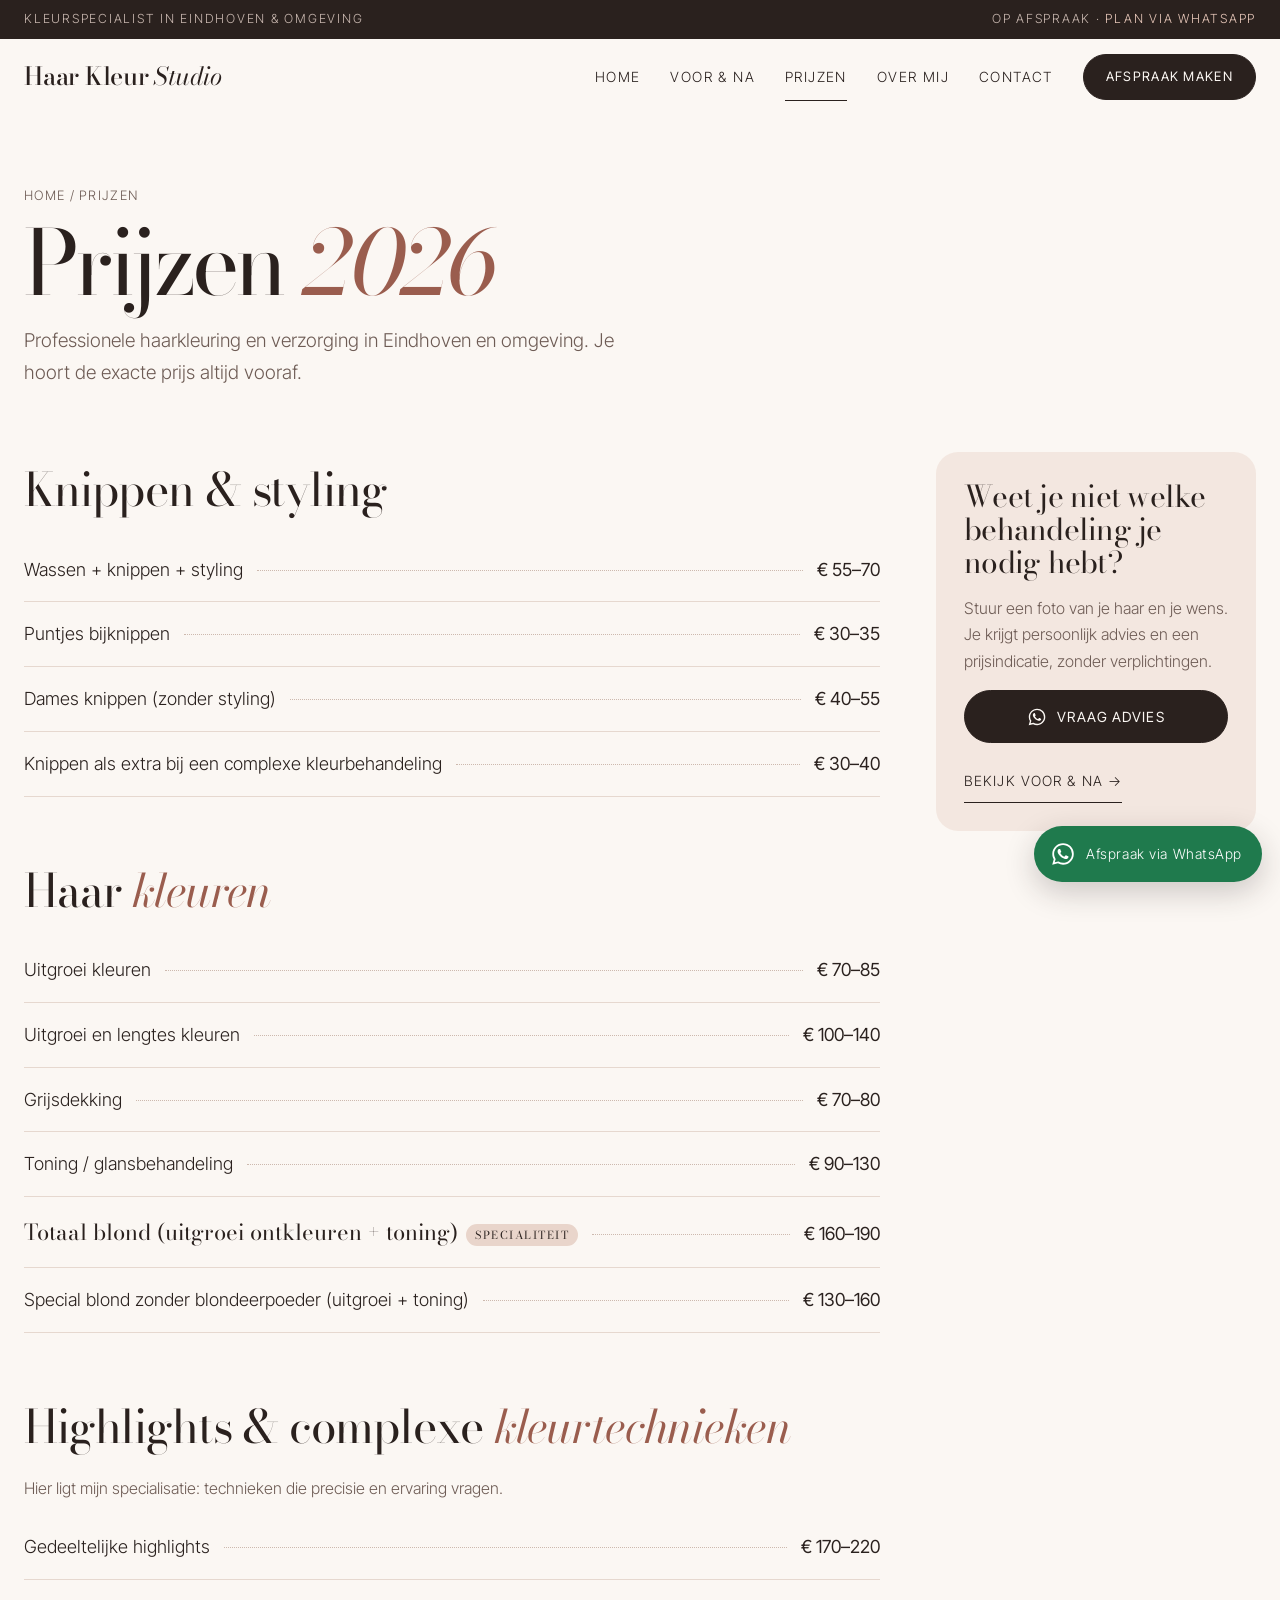
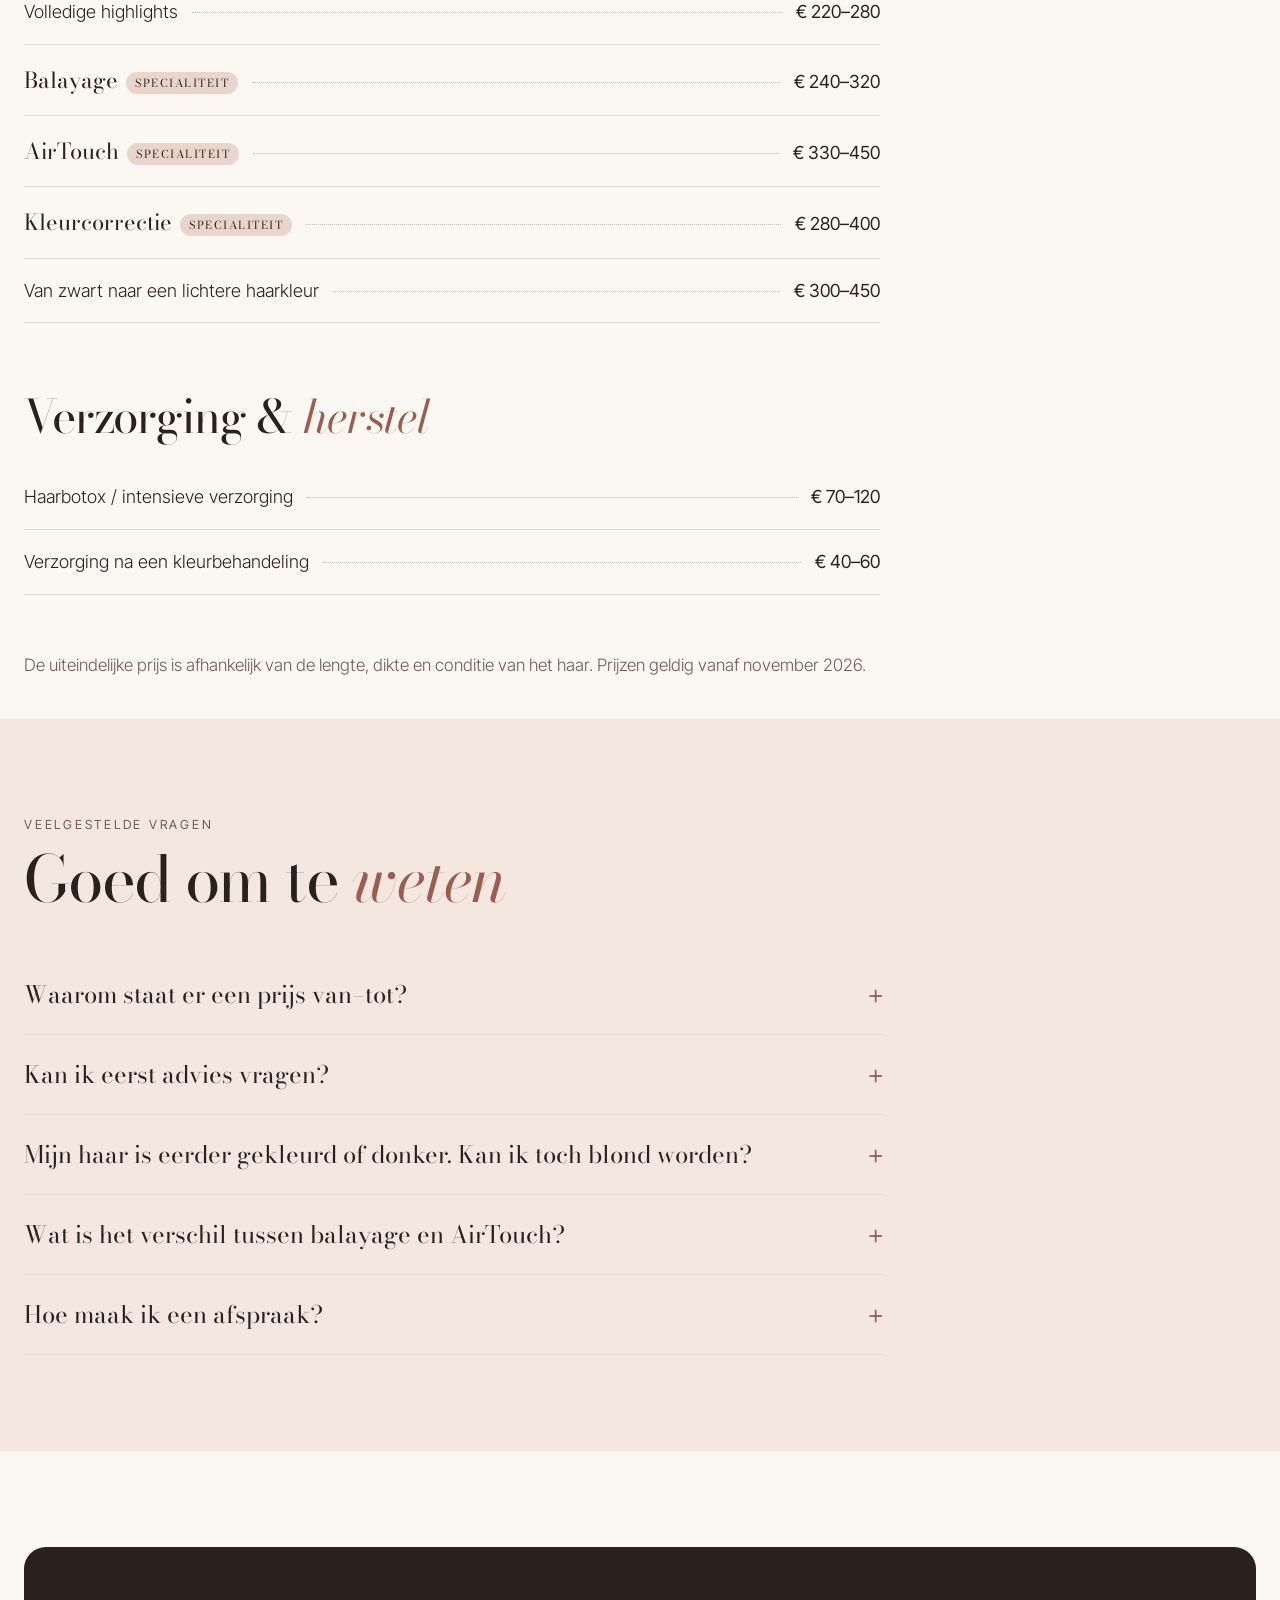
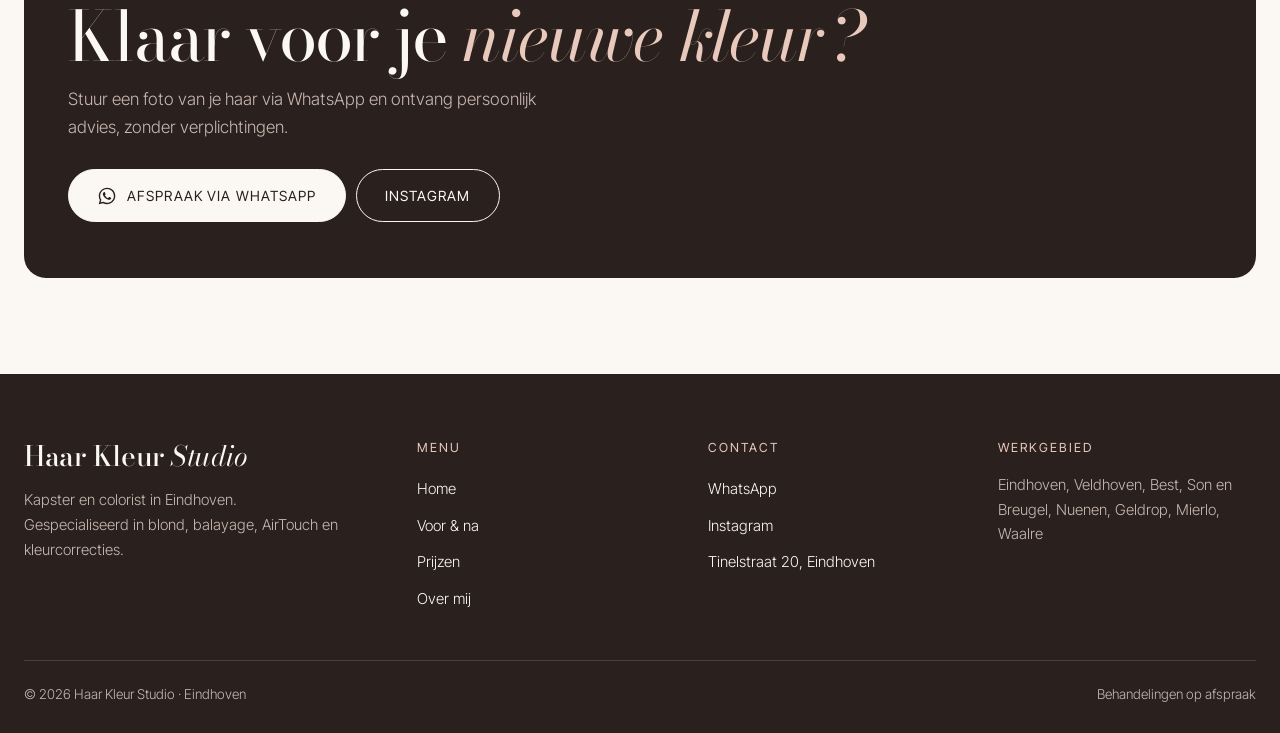
<file: prijzen.html>
<!doctype html>
<html lang="nl">
<head>
<meta charset="utf-8">
<meta name="viewport" content="width=device-width, initial-scale=1">
<title>Prijzen 2026 | Haar Kleur Studio Eindhoven</title>
<meta name="description" content="Actuele prijslijst van Haar Kleur Studio in Eindhoven: knippen, kleuren, totaal blond, highlights, balayage, AirTouch, kleurcorrectie en verzorging.">
<link rel="canonical" href="https://haar-kleur-studio.vercel.app/prijzen">
<meta name="theme-color" content="#FBF7F3">
<meta property="og:type" content="website">
<meta property="og:locale" content="nl_NL">
<meta property="og:site_name" content="Haar Kleur Studio">
<meta property="og:title" content="Prijzen 2026 | Haar Kleur Studio Eindhoven">
<meta property="og:description" content="Actuele prijslijst van Haar Kleur Studio in Eindhoven: knippen, kleuren, totaal blond, highlights, balayage, AirTouch, kleurcorrectie en verzorging.">
<meta property="og:url" content="https://haar-kleur-studio.vercel.app/prijzen">
<meta property="og:image" content="https://haar-kleur-studio.vercel.app/images/werk/totaal-blond-na.jpg">
<link rel="icon" href="/favicon.svg" type="image/svg+xml">
<link rel="preconnect" href="https://fonts.googleapis.com">
<link rel="preconnect" href="https://fonts.gstatic.com" crossorigin>
<link href="https://fonts.googleapis.com/css2?family=Bodoni+Moda:ital,opsz,wght@0,6..96,400..600;1,6..96,400..600&family=Inter+Tight:wght@300;400;500&display=swap" rel="stylesheet">
<link rel="stylesheet" href="/assets/styles.css">
<script type="application/ld+json">{"@context": "https://schema.org", "@type": "HairSalon", "@id": "https://haar-kleur-studio.vercel.app/#salon", "name": "Haar Kleur Studio", "description": "Kapster en colorist in Eindhoven, gespecialiseerd in blond, balayage, AirTouch, highlights, grijsblending en kleurcorrecties.", "url": "https://haar-kleur-studio.vercel.app/", "image": "https://haar-kleur-studio.vercel.app/images/werk/blond-correctie-na.jpg", "priceRange": "€30–€450", "address": {"@type": "PostalAddress", "streetAddress": "Tinelstraat 20", "addressLocality": "Eindhoven", "addressCountry": "NL"}, "areaServed": [{"@type": "City", "name": "Eindhoven"}, {"@type": "City", "name": "Veldhoven"}, {"@type": "City", "name": "Best"}, {"@type": "City", "name": "Son en Breugel"}, {"@type": "City", "name": "Nuenen"}, {"@type": "City", "name": "Geldrop"}, {"@type": "City", "name": "Mierlo"}, {"@type": "City", "name": "Waalre"}], "sameAs": ["https://www.instagram.com/haar__studio/"], "hasMap": "https://www.google.com/maps/search/?api=1&query=Haar%20Kleur%20Studio%20Tinelstraat%2020%20Eindhoven", "knowsAbout": ["Blond haar", "Balayage", "AirTouch", "Highlights", "Grijsblending", "Kleurcorrectie"]}</script>
<script type="application/ld+json">{"@context": "https://schema.org", "@type": "FAQPage", "mainEntity": [{"@type": "Question", "name": "Waarom staat er een prijs van–tot?", "acceptedAnswer": {"@type": "Answer", "text": "De uiteindelijke prijs hangt af van de lengte, dikte en conditie van je haar, en van het resultaat dat je wilt. Je hoort de prijs altijd vooraf, zodat je nooit voor verrassingen staat."}}, {"@type": "Question", "name": "Kan ik eerst advies vragen?", "acceptedAnswer": {"@type": "Answer", "text": "Ja, graag zelfs. Stuur via WhatsApp een foto van je haar zoals het nu is, en eventueel een inspiratiefoto. Je krijgt eerlijk, persoonlijk advies over wat er mogelijk is en wat het ongeveer kost."}}, {"@type": "Question", "name": "Mijn haar is eerder gekleurd of donker. Kan ik toch blond worden?", "acceptedAnswer": {"@type": "Answer", "text": "Vaak wel, maar soms in meerdere stappen. Ik kijk eerst goed naar de conditie van je haar, want gezond haar gaat altijd voor. Daarna bespreken we samen wat haalbaar is."}}, {"@type": "Question", "name": "Wat is het verschil tussen balayage en AirTouch?", "acceptedAnswer": {"@type": "Answer", "text": "Bij balayage wordt de kleur met de hand op het haar geschilderd, voor een natuurlijk, zon-gekust effect. Bij AirTouch worden met luchtstroom van de föhn de fijnste haartjes uit een streng geblazen, zodat de overgang extra zacht wordt. Welke techniek het beste bij jou past, bespreken we tijdens het advies."}}, {"@type": "Question", "name": "Hoe maak ik een afspraak?", "acceptedAnswer": {"@type": "Answer", "text": "Het snelst gaat het via WhatsApp. Je kunt ook een bericht sturen via Instagram. We plannen samen een moment dat jou uitkomt."}}]}</script>
</head><body>
<a class="skip" href="#main">Naar de inhoud</a>
<div class="strip"><div class="wrap"><span>Kleurspecialist in Eindhoven &amp; omgeving</span><span>Op afspraak · <a href="/#contact">Plan via WhatsApp</a></span></div></div>
<header class="site-header">
  <div class="wrap" style="position:relative">
    <a class="logo" href="/" aria-label="Haar Kleur Studio, naar home">Haar Kleur <em>Studio</em></a>
    <button class="menu-toggle" aria-expanded="false" aria-controls="nav">Menu</button>
    <nav class="nav" id="nav" aria-label="Hoofdmenu">
      <a href="/">Home</a>
      <a href="/portfolio">Voor &amp; na</a>
      <a href="/prijzen" aria-current="page">Prijzen</a>
      <a href="/#over-mij">Over mij</a>
      <a href="/#contact">Contact</a>
      <a class="btn btn-primary" href="/#contact">Afspraak maken</a>
    </nav>
  </div>
</header>
<main id="main">
<section class="page-hero">
  <div class="wrap">
    <p class="crumbs"><a href="/">Home</a> / Prijzen</p>
    <h1>Prijzen <em>2026</em></h1>
    <p class="lead">Professionele haarkleuring en verzorging in Eindhoven en omgeving. Je hoort de exacte prijs altijd vooraf.</p>
  </div>
</section>
<section style="padding:24px 0 40px">
  <div class="wrap price-wrap">
    <div>
<div class="price-cat reveal"><h2>Knippen &amp; styling</h2>
<div class="price-row"><span class="name">Wassen + knippen + styling</span><span class="dots" aria-hidden="true"></span><span class="price">€ 55–70</span></div>
<div class="price-row"><span class="name">Puntjes bijknippen</span><span class="dots" aria-hidden="true"></span><span class="price">€ 30–35</span></div>
<div class="price-row"><span class="name">Dames knippen (zonder styling)</span><span class="dots" aria-hidden="true"></span><span class="price">€ 40–55</span></div>
<div class="price-row"><span class="name">Knippen als extra bij een complexe kleurbehandeling</span><span class="dots" aria-hidden="true"></span><span class="price">€ 30–40</span></div>
</div><div class="price-cat reveal"><h2>Haar <em>kleuren</em></h2>
<div class="price-row"><span class="name">Uitgroei kleuren</span><span class="dots" aria-hidden="true"></span><span class="price">€ 70–85</span></div>
<div class="price-row"><span class="name">Uitgroei en lengtes kleuren</span><span class="dots" aria-hidden="true"></span><span class="price">€ 100–140</span></div>
<div class="price-row"><span class="name">Grijsdekking</span><span class="dots" aria-hidden="true"></span><span class="price">€ 70–80</span></div>
<div class="price-row"><span class="name">Toning / glansbehandeling</span><span class="dots" aria-hidden="true"></span><span class="price">€ 90–130</span></div>
<div class="price-row hl"><span class="name">Totaal blond (uitgroei ontkleuren + toning)<span class=badge>Specialiteit</span></span><span class="dots" aria-hidden="true"></span><span class="price">€ 160–190</span></div>
<div class="price-row"><span class="name">Special blond zonder blondeerpoeder (uitgroei + toning)</span><span class="dots" aria-hidden="true"></span><span class="price">€ 130–160</span></div>
</div><div class="price-cat reveal"><h2>Highlights &amp; complexe <em>kleurtechnieken</em></h2><p class=cat-note>Hier ligt mijn specialisatie: technieken die precisie en ervaring vragen.</p>
<div class="price-row"><span class="name">Gedeeltelijke highlights</span><span class="dots" aria-hidden="true"></span><span class="price">€ 170–220</span></div>
<div class="price-row"><span class="name">Volledige highlights</span><span class="dots" aria-hidden="true"></span><span class="price">€ 220–280</span></div>
<div class="price-row hl"><span class="name">Balayage<span class=badge>Specialiteit</span></span><span class="dots" aria-hidden="true"></span><span class="price">€ 240–320</span></div>
<div class="price-row hl"><span class="name">AirTouch<span class=badge>Specialiteit</span></span><span class="dots" aria-hidden="true"></span><span class="price">€ 330–450</span></div>
<div class="price-row hl"><span class="name">Kleurcorrectie<span class=badge>Specialiteit</span></span><span class="dots" aria-hidden="true"></span><span class="price">€ 280–400</span></div>
<div class="price-row"><span class="name">Van zwart naar een lichtere haarkleur</span><span class="dots" aria-hidden="true"></span><span class="price">€ 300–450</span></div>
</div><div class="price-cat reveal"><h2>Verzorging &amp; <em>herstel</em></h2>
<div class="price-row"><span class="name">Haarbotox / intensieve verzorging</span><span class="dots" aria-hidden="true"></span><span class="price">€ 70–120</span></div>
<div class="price-row"><span class="name">Verzorging na een kleurbehandeling</span><span class="dots" aria-hidden="true"></span><span class="price">€ 40–60</span></div>
</div>
      <p class="muted" style="margin:0">De uiteindelijke prijs is afhankelijk van de lengte, dikte en conditie van het haar. Prijzen geldig vanaf november 2026.</p>
    </div>
    <aside class="price-aside reveal">
      <h2>Weet je niet welke behandeling je nodig hebt?</h2>
      <p>Stuur een foto van je haar en je wens. Je krijgt persoonlijk advies en een prijsindicatie, zonder verplichtingen.</p>
      <a class="btn btn-primary" href="/#contact"><svg viewBox="0 0 24 24" aria-hidden="true" fill="currentColor"><path d="M12.04 2C6.58 2 2.13 6.45 2.13 11.91c0 1.75.46 3.45 1.32 4.95L2.05 22l5.25-1.38a9.9 9.9 0 0 0 4.74 1.21h.01c5.46 0 9.9-4.45 9.9-9.91 0-2.65-1.03-5.14-2.9-7.01A9.82 9.82 0 0 0 12.04 2Zm0 18.15h-.01a8.2 8.2 0 0 1-4.19-1.15l-.3-.18-3.12.82.83-3.04-.2-.31a8.21 8.21 0 0 1-1.26-4.38c0-4.54 3.7-8.23 8.25-8.23 2.2 0 4.27.86 5.83 2.42a8.18 8.18 0 0 1 2.41 5.82c0 4.54-3.7 8.23-8.24 8.23Zm4.52-6.16c-.25-.12-1.47-.72-1.69-.81-.23-.08-.39-.12-.56.13-.16.25-.64.81-.79.97-.14.17-.29.19-.54.06-.25-.12-1.05-.39-1.99-1.23-.74-.66-1.23-1.47-1.38-1.72-.14-.25-.01-.38.11-.5.11-.11.25-.29.37-.43.13-.15.17-.25.25-.42.08-.16.04-.31-.02-.43-.06-.13-.56-1.35-.76-1.84-.2-.49-.41-.42-.56-.43h-.48c-.17 0-.43.06-.66.31-.22.25-.86.85-.86 2.07 0 1.21.88 2.39 1 2.55.12.17 1.74 2.65 4.21 3.72.59.25 1.05.41 1.41.52.59.19 1.13.16 1.56.1.47-.07 1.47-.6 1.67-1.18.21-.58.21-1.07.14-1.18-.06-.1-.22-.16-.47-.29Z"/></svg><span>Vraag advies</span></a>
      <a class="link-arrow" href="/portfolio">Bekijk voor &amp; na →</a>
    </aside>
  </div>
</section>
<section class="sec sec-blush">
  <div class="wrap">
    <div class="sec-head"><div><p class="eyebrow">Veelgestelde vragen</p><h2 class="h2" style="margin-top:12px">Goed om te <em>weten</em></h2></div></div>
    <div class="faq">
<details><summary>Waarom staat er een prijs van–tot?</summary><p>De uiteindelijke prijs hangt af van de lengte, dikte en conditie van je haar, en van het resultaat dat je wilt. Je hoort de prijs altijd vooraf, zodat je nooit voor verrassingen staat.</p></details>
<details><summary>Kan ik eerst advies vragen?</summary><p>Ja, graag zelfs. Stuur via WhatsApp een foto van je haar zoals het nu is, en eventueel een inspiratiefoto. Je krijgt eerlijk, persoonlijk advies over wat er mogelijk is en wat het ongeveer kost.</p></details>
<details><summary>Mijn haar is eerder gekleurd of donker. Kan ik toch blond worden?</summary><p>Vaak wel, maar soms in meerdere stappen. Ik kijk eerst goed naar de conditie van je haar, want gezond haar gaat altijd voor. Daarna bespreken we samen wat haalbaar is.</p></details>
<details><summary>Wat is het verschil tussen balayage en AirTouch?</summary><p>Bij balayage wordt de kleur met de hand op het haar geschilderd, voor een natuurlijk, zon-gekust effect. Bij AirTouch worden met luchtstroom van de föhn de fijnste haartjes uit een streng geblazen, zodat de overgang extra zacht wordt. Welke techniek het beste bij jou past, bespreken we tijdens het advies.</p></details>
<details><summary>Hoe maak ik een afspraak?</summary><p>Het snelst gaat het via WhatsApp. Je kunt ook een bericht sturen via Instagram. We plannen samen een moment dat jou uitkomt.</p></details>
    </div>
  </div>
</section>
<section class="sec" style="padding-bottom:0"><div class="wrap">
  <div class="cta-band reveal">
    <div><h2>Klaar voor je <em>nieuwe kleur?</em></h2><p>Stuur een foto van je haar via WhatsApp en ontvang persoonlijk advies, zonder verplichtingen.</p></div>
    <div class="btns">
      <a class="btn btn-light" href="/#contact"><svg viewBox="0 0 24 24" aria-hidden="true" fill="currentColor"><path d="M12.04 2C6.58 2 2.13 6.45 2.13 11.91c0 1.75.46 3.45 1.32 4.95L2.05 22l5.25-1.38a9.9 9.9 0 0 0 4.74 1.21h.01c5.46 0 9.9-4.45 9.9-9.91 0-2.65-1.03-5.14-2.9-7.01A9.82 9.82 0 0 0 12.04 2Zm0 18.15h-.01a8.2 8.2 0 0 1-4.19-1.15l-.3-.18-3.12.82.83-3.04-.2-.31a8.21 8.21 0 0 1-1.26-4.38c0-4.54 3.7-8.23 8.25-8.23 2.2 0 4.27.86 5.83 2.42a8.18 8.18 0 0 1 2.41 5.82c0 4.54-3.7 8.23-8.24 8.23Zm4.52-6.16c-.25-.12-1.47-.72-1.69-.81-.23-.08-.39-.12-.56.13-.16.25-.64.81-.79.97-.14.17-.29.19-.54.06-.25-.12-1.05-.39-1.99-1.23-.74-.66-1.23-1.47-1.38-1.72-.14-.25-.01-.38.11-.5.11-.11.25-.29.37-.43.13-.15.17-.25.25-.42.08-.16.04-.31-.02-.43-.06-.13-.56-1.35-.76-1.84-.2-.49-.41-.42-.56-.43h-.48c-.17 0-.43.06-.66.31-.22.25-.86.85-.86 2.07 0 1.21.88 2.39 1 2.55.12.17 1.74 2.65 4.21 3.72.59.25 1.05.41 1.41.52.59.19 1.13.16 1.56.1.47-.07 1.47-.6 1.67-1.18.21-.58.21-1.07.14-1.18-.06-.1-.22-.16-.47-.29Z"/></svg><span>Afspraak via WhatsApp</span></a>
      <a class="btn btn-ghost" style="color:var(--bg);border-color:var(--bg)" href="https://www.instagram.com/haar__studio/" rel="noopener">Instagram</a>
    </div>
  </div>
</div></section></main>
<footer class="site-footer">
  <div class="wrap">
    <div class="footer-grid">
      <div>
        <a class="logo" href="/">Haar Kleur <em>Studio</em></a>
        <p style="margin:0;max-width:320px">Kapster en colorist in Eindhoven. Gespecialiseerd in blond, balayage, AirTouch en kleurcorrecties.</p>
      </div>
      <div>
        <h3>Menu</h3>
        <ul><li><a href="/">Home</a></li><li><a href="/portfolio">Voor &amp; na</a></li><li><a href="/prijzen">Prijzen</a></li><li><a href="/#over-mij">Over mij</a></li></ul>
      </div>
      <div>
        <h3>Contact</h3>
        <ul><li><a href="/#contact">WhatsApp</a></li><li><a href="https://www.instagram.com/haar__studio/" rel="noopener">Instagram</a></li><li><a href="https://www.google.com/maps/search/?api=1&amp;query=Haar%20Kleur%20Studio%20Tinelstraat%2020%20Eindhoven" rel="noopener">Tinelstraat 20, Eindhoven</a></li></ul>
      </div>
      <div>
        <h3>Werkgebied</h3>
        <p style="margin:0">Eindhoven, Veldhoven, Best, Son en Breugel, Nuenen, Geldrop, Mierlo, Waalre</p>
      </div>
    </div>
    <div class="footer-bottom"><span>© 2026 Haar Kleur Studio · Eindhoven</span><span>Behandelingen op afspraak</span></div>
  </div>
</footer>
<a class="wa-fab" href="/#contact" aria-label="Afspraak maken via WhatsApp"><svg viewBox="0 0 24 24" aria-hidden="true" fill="currentColor"><path d="M12.04 2C6.58 2 2.13 6.45 2.13 11.91c0 1.75.46 3.45 1.32 4.95L2.05 22l5.25-1.38a9.9 9.9 0 0 0 4.74 1.21h.01c5.46 0 9.9-4.45 9.9-9.91 0-2.65-1.03-5.14-2.9-7.01A9.82 9.82 0 0 0 12.04 2Zm0 18.15h-.01a8.2 8.2 0 0 1-4.19-1.15l-.3-.18-3.12.82.83-3.04-.2-.31a8.21 8.21 0 0 1-1.26-4.38c0-4.54 3.7-8.23 8.25-8.23 2.2 0 4.27.86 5.83 2.42a8.18 8.18 0 0 1 2.41 5.82c0 4.54-3.7 8.23-8.24 8.23Zm4.52-6.16c-.25-.12-1.47-.72-1.69-.81-.23-.08-.39-.12-.56.13-.16.25-.64.81-.79.97-.14.17-.29.19-.54.06-.25-.12-1.05-.39-1.99-1.23-.74-.66-1.23-1.47-1.38-1.72-.14-.25-.01-.38.11-.5.11-.11.25-.29.37-.43.13-.15.17-.25.25-.42.08-.16.04-.31-.02-.43-.06-.13-.56-1.35-.76-1.84-.2-.49-.41-.42-.56-.43h-.48c-.17 0-.43.06-.66.31-.22.25-.86.85-.86 2.07 0 1.21.88 2.39 1 2.55.12.17 1.74 2.65 4.21 3.72.59.25 1.05.41 1.41.52.59.19 1.13.16 1.56.1.47-.07 1.47-.6 1.67-1.18.21-.58.21-1.07.14-1.18-.06-.1-.22-.16-.47-.29Z"/></svg><span class="wa-txt">Afspraak via WhatsApp</span></a>
<script src="/assets/app.js" defer></script>
</body>
</html>
</file>
<file: assets/styles.css>
/* Haar Kleur Studio – stylesheet */
:root{
  --bg:#FBF7F3; --blush:#F3E7E0; --rose:#E9D5CB; --ink:#2A211E; --muted:#6E5C55;
  --accent:#9A5D4E; --accent-dark:#8C5345; --line:#E6D8CF; --night:#2A211E; --night-soft:#C9B8B0; --night-accent:#E9C9BB;
  --r:22px; --gap:14px;
  --serif:'Bodoni Moda',Georgia,'Times New Roman',serif; --sans:'Inter Tight',system-ui,-apple-system,'Segoe UI',sans-serif;
}
*{box-sizing:border-box}
html{scroll-behavior:smooth;-webkit-text-size-adjust:100%}
body{margin:0;background:var(--bg);color:var(--ink);font-family:var(--sans);font-weight:300;font-size:17px;line-height:1.65}
img{max-width:100%;display:block}
a{color:inherit}
a:hover{color:var(--accent-dark)}
:focus-visible{outline:2px solid var(--accent);outline-offset:3px;border-radius:4px}
.wrap{max-width:1280px;margin:0 auto;padding:0 24px}
.skip{position:absolute;left:-999px;top:8px;background:var(--ink);color:var(--bg);padding:10px 16px;border-radius:999px;z-index:100}
.skip:focus{left:12px}
.serif{font-family:var(--serif)}
.eyebrow{margin:0;font-size:12.5px;letter-spacing:.22em;text-transform:uppercase;color:var(--accent);font-weight:400}
h1,h2,h3{font-family:var(--serif);font-weight:400;letter-spacing:-.025em;margin:0}
h1 em,h2 em,h3 em{font-style:italic;color:var(--accent)}
.h2{font-size:clamp(38px,5vw,68px);line-height:1}
.lead{font-size:19px;color:var(--muted);margin:0}
.muted{color:var(--muted)}
section{scroll-margin-top:90px}

/* Buttons */
.btn{display:inline-flex;align-items:center;justify-content:center;gap:10px;min-height:52px;padding:14px 28px;border-radius:999px;
  font-size:14px;letter-spacing:.08em;text-transform:uppercase;font-weight:400;text-decoration:none;border:1px solid var(--ink);transition:background .2s,color .2s,transform .2s}
.btn:hover{transform:translateY(-1px)}
.btn-primary{background:var(--ink);color:var(--bg)}
.btn-primary:hover{background:var(--accent-dark);border-color:var(--accent-dark);color:var(--bg)}
.btn-ghost{background:transparent;color:var(--ink)}
.btn-ghost:hover{background:var(--ink);color:var(--bg)}
.btn-light{background:var(--bg);color:var(--ink);border-color:var(--bg)}
.btn-light:hover{background:var(--night-accent);border-color:var(--night-accent);color:var(--ink)}
.btn svg{width:20px;height:20px;flex:none}
.link-arrow{align-self:flex-start;display:inline-flex;align-items:center;gap:8px;min-height:44px;font-size:14px;letter-spacing:.08em;text-transform:uppercase;text-decoration:none;border-bottom:1px solid currentColor}

/* Top strip + header */
.strip{background:var(--night);color:var(--night-soft);font-size:12.5px;letter-spacing:.14em;text-transform:uppercase}
.strip .wrap{display:flex;flex-wrap:wrap;justify-content:space-between;gap:4px 20px;padding-top:9px;padding-bottom:9px}
.strip a{color:var(--night-accent);text-decoration:none}
.site-header{position:sticky;top:0;z-index:40;background:rgba(251,247,243,.92);backdrop-filter:saturate(1.2) blur(10px);-webkit-backdrop-filter:blur(10px);border-bottom:1px solid transparent;transition:border-color .2s}
.site-header.scrolled{border-bottom-color:var(--line)}
.site-header .wrap{display:flex;align-items:center;justify-content:space-between;gap:20px;min-height:76px}
.logo{font-family:var(--serif);font-size:25px;font-weight:500;letter-spacing:-.01em;text-decoration:none;line-height:1}
.logo em{font-weight:400}
.nav{display:flex;align-items:center;gap:30px}
.nav a{font-size:14px;letter-spacing:.1em;text-transform:uppercase;text-decoration:none;padding:12px 0}
.nav a[aria-current="page"]{border-bottom:1px solid var(--ink)}
.nav .btn{min-height:46px;padding:10px 22px;font-size:13px}
.menu-toggle{display:none;background:none;border:1px solid var(--ink);border-radius:999px;min-height:46px;padding:0 18px;font:inherit;font-size:13px;letter-spacing:.12em;text-transform:uppercase;color:var(--ink);cursor:pointer}
@media (max-width:900px){
  .menu-toggle{display:inline-flex;align-items:center}
  .nav{position:absolute;left:0;right:0;top:100%;flex-direction:column;align-items:stretch;gap:0;background:var(--bg);border-bottom:1px solid var(--line);padding:8px 24px 20px;display:none}
  .nav.open{display:flex}
  .nav a{padding:14px 0;border-bottom:1px solid var(--line)}
  .nav a[aria-current="page"]{border-bottom:1px solid var(--line);color:var(--accent-dark)}
  .nav .btn{margin-top:14px;border-bottom:1px solid var(--ink)}
}

/* HERO – haartextuur in de letters */
.hero-tex{background:var(--night);color:var(--bg);padding:clamp(28px,3.4vw,52px) 0 clamp(44px,5vw,72px);overflow:hidden}
.ht-top{display:flex;flex-wrap:wrap;justify-content:space-between;gap:8px 24px}
.hero-tex .eyebrow{color:var(--night-accent)}
.ht-since{margin:0;font-size:12.5px;letter-spacing:.22em;text-transform:uppercase;color:var(--night-soft)}
.ht-title{margin:clamp(8px,1.5vw,18px) 0 0;display:flex;flex-direction:column;font-weight:400}
.ht-word{display:block;font-family:var(--serif);font-weight:600;font-size:clamp(132px,32.5vw,470px);line-height:.84;letter-spacing:-.05em;margin-left:-.04em;
  color:var(--night-accent);background:url(/images/haar-textuur.jpg) 0% 45%/cover no-repeat;-webkit-background-clip:text;background-clip:text;-webkit-text-fill-color:transparent}
@media (prefers-reduced-motion:no-preference){.ht-word{animation:hkshine 9s ease-in-out infinite alternate}}
@keyframes hkshine{from{background-position:0% 35%}to{background-position:100% 60%}}
.ht-sub{align-self:flex-end;margin-top:clamp(-34px,-2.4vw,-12px);font-family:var(--serif);font-size:clamp(24px,3.2vw,46px);line-height:1.1;letter-spacing:-.02em;color:var(--bg);text-align:right}
.ht-sub em{color:var(--night-accent)}
.ht-palette{list-style:none;margin:clamp(20px,2.4vw,32px) 0 0;padding:18px 0 0;border-top:1px solid rgba(251,247,243,.16);display:flex;flex-wrap:wrap;gap:10px 28px;font-size:13.5px;color:var(--night-soft)}
.ht-palette li{display:flex;align-items:center;gap:9px}
.ht-palette span{width:16px;height:16px;border-radius:50%;flex:none}
.ht-bottom{margin-top:clamp(22px,2.6vw,34px);display:flex;flex-wrap:wrap;justify-content:space-between;align-items:flex-end;gap:24px 48px}
.ht-lead{margin:0;max-width:520px;font-size:clamp(17px,1.4vw,19px);color:var(--night-soft)}
.ht-cta{display:flex;flex-wrap:wrap;align-items:center;gap:14px 26px}
.hero-tex .link-arrow{color:var(--bg)}
.hero-tex .link-arrow:hover{color:var(--night-accent)}
@media (max-width:600px){
  .ht-word{font-size:calc((100vw - 48px) / 2.6)}
  .ht-sub{align-self:flex-start;text-align:left;margin-top:6px}
  .ht-palette{gap:8px 18px;font-size:13px}
  .ht-cta .btn{width:100%}
}
@supports not ((-webkit-background-clip:text) or (background-clip:text)){.ht-word{-webkit-text-fill-color:currentColor;background:none}}

/* HERO B – fotokaart met tekst */
.hero-b{padding:18px 0 72px}
.hb-grid{display:grid;grid-template-columns:minmax(0,1.75fr) minmax(0,1fr);gap:var(--gap);height:clamp(600px,calc(100vh - 150px),780px)}
.hb-main{position:relative;border-radius:var(--r);overflow:hidden;background:var(--rose)}
.hb-main>img{position:absolute;inset:0;width:100%;height:100%;object-fit:cover;object-position:center 30%}
.hb-main::after{content:"";position:absolute;inset:0;background:linear-gradient(180deg,rgba(42,33,30,0) 30%,rgba(42,33,30,.55) 62%,rgba(42,33,30,.88) 100%),linear-gradient(90deg,rgba(42,33,30,.35),rgba(42,33,30,0) 60%)}
.hb-overlay{position:absolute;left:0;right:0;bottom:0;z-index:1;padding:clamp(24px,3.4vw,48px);color:var(--bg);display:flex;flex-direction:column;gap:16px}
.hb-kicker{margin:0;font-size:12.5px;letter-spacing:.2em;text-transform:uppercase;color:var(--night-accent)}
.hb-overlay h1{font-size:clamp(46px,5.4vw,84px);line-height:.98;letter-spacing:-.035em;max-width:11ch;color:var(--bg)}
.hb-overlay h1 em{color:var(--night-accent)}
.hb-cta{display:flex;flex-wrap:wrap;align-items:center;gap:12px 24px;margin-top:6px}
.hb-link{color:var(--bg);text-decoration:none;border-bottom:1px solid rgba(251,247,243,.6);padding:10px 0;font-size:14px;letter-spacing:.08em;text-transform:uppercase}
.hb-link:hover{color:var(--night-accent)}
.hb-tag{position:absolute;top:18px;right:18px;z-index:1;background:rgba(251,247,243,.92);color:var(--ink);border-radius:999px;padding:7px 14px;font-size:12px;letter-spacing:.12em;text-transform:uppercase}
.hb-side{display:grid;grid-template-rows:minmax(0,1fr) auto;gap:var(--gap);min-height:0}
.hb-meet{position:relative;border-radius:var(--r);overflow:hidden;background:var(--night);color:var(--bg);text-decoration:none;display:flex;align-items:flex-end;min-height:0}
.hb-meet:hover{color:var(--bg)}
.hb-meet img{position:absolute;inset:0;width:100%;height:100%;object-fit:cover;object-position:center 42%;transition:transform .6s ease}
.hb-meet:hover img{transform:scale(1.03)}
.hb-meet::after{content:"";position:absolute;inset:0;background:linear-gradient(180deg,rgba(42,33,30,0) 45%,rgba(42,33,30,.78) 100%)}
.hb-meet-txt{position:relative;z-index:1;padding:22px;display:flex;flex-direction:column;gap:2px}
.hb-small{font-size:12px;letter-spacing:.2em;text-transform:uppercase;color:var(--night-accent)}
.hb-name{font-family:var(--serif);font-style:italic;font-size:38px;line-height:1.05}
.hb-role{font-size:14.5px;color:#EDE3DC}
.hb-arrow{position:absolute;z-index:1;right:20px;bottom:22px;width:46px;height:46px;border-radius:50%;border:1px solid rgba(251,247,243,.6);display:grid;place-items:center;color:var(--bg);transition:background .2s,color .2s}
.hb-meet:hover .hb-arrow{background:var(--bg);color:var(--ink)}
.hb-menu{background:var(--blush);border-radius:var(--r);padding:24px;display:flex;flex-direction:column;gap:10px}
.hb-menu ul{list-style:none;margin:0;padding:0}
.hb-menu li{display:flex;justify-content:space-between;align-items:baseline;gap:12px;padding:9px 0;border-bottom:1px solid rgba(42,33,30,.12)}
.hb-menu li span:first-child{font-family:var(--serif);font-size:22px}
.hb-menu li span:last-child{font-size:14px;color:var(--muted);white-space:nowrap}
.hb-menu .link-arrow{margin-top:6px}
@media (max-width:900px){
  .hb-grid{grid-template-columns:1fr;height:auto}
  .hb-main{aspect-ratio:4/5;max-height:78vh}
  .hb-side{grid-template-columns:1fr 1fr;grid-template-rows:none}
  .hb-meet{min-height:280px}
}
@media (max-width:600px){
  .hero-b{padding:12px 0 56px}
  .hb-main{aspect-ratio:auto;height:min(580px,calc(100svh - 140px));min-height:480px;max-height:none}
  .hb-overlay{padding:22px}
  .hb-overlay h1{font-size:clamp(40px,11.5vw,52px)}
  .hb-cta .btn{width:100%}
  .hb-tag{top:14px;right:14px;font-size:11px}
  .hb-side{grid-template-columns:1fr}
  .hb-meet{min-height:320px}
}

/* Sections */
.sec{padding:96px 0}
.sec-blush{background:var(--blush)}
.sec-head{display:flex;flex-wrap:wrap;justify-content:space-between;align-items:flex-end;gap:20px 48px;margin-bottom:44px}
.sec-head p{max-width:420px;margin:0;color:var(--muted)}

/* Specialisations */
.specs{display:grid;grid-template-columns:repeat(3,minmax(0,1fr));gap:var(--gap)}
.spec{background:var(--bg);border:1px solid var(--line);border-radius:var(--r);padding:28px 26px;display:flex;flex-direction:column;gap:10px;text-decoration:none;transition:border-color .2s,transform .2s}
.spec:hover{border-color:var(--accent);transform:translateY(-2px);color:var(--ink)}
.sec-blush .spec{background:var(--bg)}
.spec .num{font-family:var(--serif);font-style:italic;color:var(--accent);font-size:18px}
.spec h3{font-size:30px;line-height:1.1}
.spec p{margin:0;color:var(--muted);font-size:16px}
.spec .from{margin-top:auto;padding-top:10px;font-size:14px;letter-spacing:.06em}
.spec .from strong{font-weight:500}
@media (max-width:900px){.specs{grid-template-columns:repeat(2,minmax(0,1fr))}}
@media (max-width:560px){
  .specs{display:flex;overflow-x:auto;scroll-snap-type:x mandatory;gap:12px;margin:0 -24px;padding:4px 24px 14px;scroll-padding-inline:24px;scrollbar-width:none}
  .specs::-webkit-scrollbar{display:none}
  .spec{flex:0 0 78%;scroll-snap-align:start}
  .spec h3{font-size:27px}
}

.swipe-hint{display:none;margin:6px 0 0;font-size:13px;letter-spacing:.06em;color:var(--muted)}
@media (max-width:560px){.swipe-hint{display:block}}

/* Before / after */
.ba-grid{display:grid;grid-template-columns:repeat(3,minmax(0,1fr));gap:var(--gap)}
@media (max-width:900px){.ba-grid{grid-template-columns:repeat(2,minmax(0,1fr))}}
@media (max-width:600px){.ba-grid{grid-template-columns:1fr}}
.ba-item{margin:0;display:flex;flex-direction:column;gap:12px}
.ba-item[hidden]{display:none}
.ba{--pos:50%;position:relative;aspect-ratio:4/5;border-radius:var(--r);overflow:hidden;background:var(--rose);touch-action:pan-y;user-select:none}
.ba img{position:absolute;inset:0;width:100%;height:100%;object-fit:cover}
.ba .ba-before{clip-path:inset(0 calc(100% - var(--pos)) 0 0)}
.ba .ba-line{position:absolute;top:0;bottom:0;left:var(--pos);width:2px;margin-left:-1px;background:var(--bg);pointer-events:none}
.ba .ba-knob{position:absolute;top:50%;left:var(--pos);width:46px;height:46px;margin:-23px 0 0 -23px;border-radius:50%;background:var(--bg);display:grid;place-items:center;pointer-events:none;box-shadow:0 4px 18px rgba(42,33,30,.18)}
.ba .ba-knob svg{width:22px;height:22px}
.ba .lbl{transition:opacity .25s;position:absolute;top:14px;padding:6px 12px;border-radius:999px;background:rgba(251,247,243,.94);font-size:12px;letter-spacing:.14em;text-transform:uppercase;pointer-events:none}
.ba .lbl-voor{left:14px}.ba .lbl-na{right:14px}
.ba .ba-line,.ba .ba-knob{transition:opacity .25s}
.ba.ba-edge .ba-line,.ba.ba-edge .ba-knob{opacity:0}
.ba input{position:absolute;inset:0;width:100%;height:100%;opacity:0;margin:0;cursor:ew-resize;-webkit-appearance:none;appearance:none}
.ba input:focus-visible + .ba-knob{outline:2px solid var(--accent);outline-offset:3px}
.ba-cap{display:flex;flex-direction:column;align-items:flex-start;gap:4px}
.ba-cap h2,.ba-cap h3{font-size:24px;line-height:1.2}
.ba-cap span{order:-1;font-size:12.5px;letter-spacing:.14em;text-transform:uppercase;color:var(--muted);white-space:nowrap}

/* Filters */
.filters{display:flex;flex-wrap:wrap;gap:10px;margin-bottom:34px}
.filters button{font:inherit;font-size:14px;letter-spacing:.06em;min-height:44px;padding:8px 20px;border-radius:999px;border:1px solid var(--line);background:var(--bg);color:var(--ink);cursor:pointer}
.filters button[aria-pressed="true"]{background:var(--ink);border-color:var(--ink);color:var(--bg)}

/* About */
.about{display:grid;grid-template-columns:minmax(0,.9fr) minmax(0,1.1fr);gap:64px;align-items:center}
.about-img{border-radius:var(--r);overflow:hidden;aspect-ratio:4/5}
.about-img img{width:100%;height:100%;object-fit:cover;object-position:center 42%}
.about h2{font-size:clamp(44px,6vw,86px);line-height:.95;letter-spacing:-.035em}
.about .txt{display:flex;flex-direction:column;gap:18px}
.about .txt p{margin:0}
.about .txt p.first{font-size:20px;line-height:1.55}
.facts{display:flex;flex-wrap:wrap;gap:10px;margin-top:6px}
.facts span{border:1px solid var(--line);border-radius:999px;padding:8px 16px;font-size:14px;background:var(--bg)}
@media (max-width:860px){.about{grid-template-columns:1fr;gap:36px}}

/* Steps */
.steps{display:grid;grid-template-columns:repeat(3,minmax(0,1fr));gap:var(--gap)}
.step{border-top:1px solid var(--ink);padding-top:22px;display:flex;flex-direction:column;gap:8px}
.step .n{font-family:var(--serif);font-style:italic;font-size:32px;color:var(--accent)}
.step h3{font-size:26px}
.step p{margin:0;color:var(--muted)}
@media (max-width:760px){.steps{grid-template-columns:1fr;gap:30px}}

/* Area + contact */
.area{display:flex;flex-wrap:wrap;gap:10px}
.area span{background:var(--bg);border:1px solid var(--line);border-radius:999px;padding:8px 16px;font-size:15px}
.contact{display:grid;grid-template-columns:minmax(0,1fr) minmax(0,1.1fr);gap:var(--gap)}
.contact-card{background:var(--night);color:var(--bg);border-radius:var(--r);padding:40px;display:flex;flex-direction:column;gap:22px}
.contact-card h2{font-size:clamp(38px,4.6vw,60px);line-height:1}
.contact-card h2 em{color:var(--night-accent)}
.contact-card p{margin:0;color:var(--night-soft)}
.contact-list{list-style:none;margin:0;padding:0;display:flex;flex-direction:column}
.contact-list li{display:flex;justify-content:space-between;gap:16px;padding:14px 0;border-top:1px solid rgba(251,247,243,.16)}
.contact-list li span:first-child{font-size:12.5px;letter-spacing:.14em;text-transform:uppercase;color:var(--night-soft);align-self:center}
.contact-list a{color:var(--bg);text-decoration:none;border-bottom:1px solid rgba(251,247,243,.4)}
.contact-card .btns{display:flex;flex-wrap:wrap;gap:10px}
.visit{position:relative;border-radius:var(--r);overflow:hidden;min-height:460px;display:flex;align-items:flex-end;padding:22px;background:var(--blush)}
.visit-map{position:absolute;inset:0;width:100%;height:100%}
.visit-card{position:relative;background:var(--bg);border-radius:calc(var(--r) - 6px);padding:26px;display:flex;flex-direction:column;gap:12px;max-width:380px;box-shadow:0 18px 40px -24px rgba(42,33,30,.35)}
.visit-addr{margin:0;font-family:var(--serif);font-size:32px;line-height:1.1}
.visit-note{margin:0;color:var(--muted);font-size:15.5px}
.visit-card .btn{align-self:flex-start;margin-top:4px}
@media (max-width:860px){.visit{min-height:0;padding:0;flex-direction:column;align-items:stretch;background:var(--bg);border:1px solid var(--line)}.visit-map{position:relative;height:180px}.visit-card{max-width:none;border-radius:0;box-shadow:none;padding:24px}}
@media (max-width:860px){.contact{grid-template-columns:1fr}.contact-card{padding:28px}}

/* Placeholder */
.ph{border:1px dashed var(--accent);border-radius:var(--r);padding:26px;color:var(--muted);background:repeating-linear-gradient(135deg,transparent 0 12px,rgba(154,93,78,.05) 12px 24px)}
.ph strong{color:var(--ink);font-weight:500}

/* Page hero (sub pages) */
.page-hero{padding:56px 0 40px}
.page-hero h1{font-size:clamp(48px,7vw,104px);line-height:.95;letter-spacing:-.04em;margin:14px 0 20px}
.page-hero .lead{max-width:620px}
.crumbs{font-size:13px;letter-spacing:.1em;text-transform:uppercase;color:var(--muted)}
.crumbs a{text-decoration:none}

/* Price list */
.price-wrap{display:grid;grid-template-columns:minmax(0,1fr) 320px;gap:56px;align-items:start}
.price-cat{margin-bottom:56px}
.price-cat h2{font-size:clamp(32px,3.6vw,46px);margin-bottom:10px}
.price-cat .cat-note{margin:0 0 14px;color:var(--muted);font-size:16px}
.price-row{display:flex;align-items:baseline;gap:14px;padding:17px 0;border-bottom:1px solid var(--line)}
.price-row .name{font-size:18px}
.price-row .dots{flex:1;border-bottom:1px dotted #CDB9AE;transform:translateY(-5px);min-width:20px}
.price-row .price{font-size:18px;font-weight:400;white-space:nowrap}
.price-row.hl .name{font-family:var(--serif);font-size:22px}
.price-row .badge{font-size:11px;letter-spacing:.14em;text-transform:uppercase;background:var(--rose);border-radius:999px;padding:3px 9px;margin-left:8px;vertical-align:middle;white-space:nowrap}
.price-aside{position:sticky;top:100px;background:var(--blush);border-radius:var(--r);padding:28px;display:flex;flex-direction:column;gap:16px}
.price-aside h2{font-size:30px;line-height:1.1}
.price-aside p{margin:0;font-size:16px;color:var(--muted)}
@media (max-width:900px){.price-wrap{grid-template-columns:1fr;gap:20px}.price-aside{position:static}}
@media (max-width:480px){.price-row{flex-wrap:wrap;gap:2px 12px}.price-row .dots{display:none}.price-row .price{margin-left:auto}}

/* FAQ */
.faq{max-width:860px}
.faq details{border-bottom:1px solid var(--line)}
.faq summary{list-style:none;cursor:pointer;display:flex;justify-content:space-between;gap:20px;align-items:center;padding:22px 0;font-family:var(--serif);font-size:24px;line-height:1.25}
.faq summary::-webkit-details-marker{display:none}
.faq summary::after{content:"+";font-family:var(--sans);font-weight:300;font-size:28px;color:var(--accent);transition:transform .2s}
.faq details[open] summary::after{transform:rotate(45deg)}
.faq details p{margin:0 0 22px;color:var(--muted);max-width:720px}

/* CTA band */
.cta-band{background:var(--night);color:var(--bg);border-radius:var(--r);padding:56px 44px;display:flex;flex-wrap:wrap;justify-content:space-between;align-items:flex-end;gap:28px}
.cta-band h2{font-size:clamp(40px,5.4vw,76px);line-height:.98}
.cta-band h2 em{color:var(--night-accent)}
.cta-band p{margin:14px 0 0;color:var(--night-soft);max-width:520px}
.cta-band .btns{display:flex;flex-wrap:wrap;gap:10px}
@media (max-width:600px){.cta-band{padding:36px 24px}}

/* Footer */
.site-footer{background:var(--night);color:var(--night-soft);padding:64px 0 28px;margin-top:96px;font-size:15px}
.footer-grid{display:grid;grid-template-columns:1.4fr 1fr 1fr 1fr;gap:32px}
.site-footer .logo{color:var(--bg);font-size:28px;display:inline-block;margin-bottom:14px}
.site-footer h3{font-family:var(--sans);font-size:12.5px;letter-spacing:.16em;text-transform:uppercase;color:var(--night-accent);font-weight:400;margin:0 0 14px}
.site-footer ul{list-style:none;margin:0;padding:0;display:flex;flex-direction:column;gap:4px}
.site-footer a{color:var(--bg);text-decoration:none;display:inline-block;padding:4px 0}
.site-footer a:hover{color:var(--night-accent)}
.footer-bottom{border-top:1px solid rgba(251,247,243,.14);margin-top:44px;padding-top:22px;display:flex;flex-wrap:wrap;justify-content:space-between;gap:10px;font-size:13.5px}
@media (max-width:860px){.footer-grid{grid-template-columns:1fr 1fr}}
@media (max-width:480px){.footer-grid{grid-template-columns:1fr}}

/* Sticky WhatsApp */
.wa-fab{position:fixed;right:18px;bottom:18px;z-index:50;display:flex;align-items:center;gap:10px;background:#1F7A4D;color:#fff;text-decoration:none;border-radius:999px;padding:0 20px 0 16px;min-height:56px;box-shadow:0 10px 30px rgba(42,33,30,.22);font-size:14px;letter-spacing:.04em;transition:transform .2s,background .2s}
.wa-fab:hover{background:#17643E;color:#fff;transform:translateY(-2px)}
.wa-fab svg{width:26px;height:26px}
@media (max-width:560px){.wa-fab .wa-txt{display:none}.wa-fab{padding:0;width:58px;justify-content:center}}

/* Reveal */
@media (prefers-reduced-motion:no-preference){
  .reveal{opacity:0;transform:translateY(14px);transition:opacity .7s ease,transform .7s ease}
  .reveal.in{opacity:1;transform:none}
}
@media (prefers-reduced-motion:reduce){html{scroll-behavior:auto}.btn,.spec{transition:none}}
</file>
